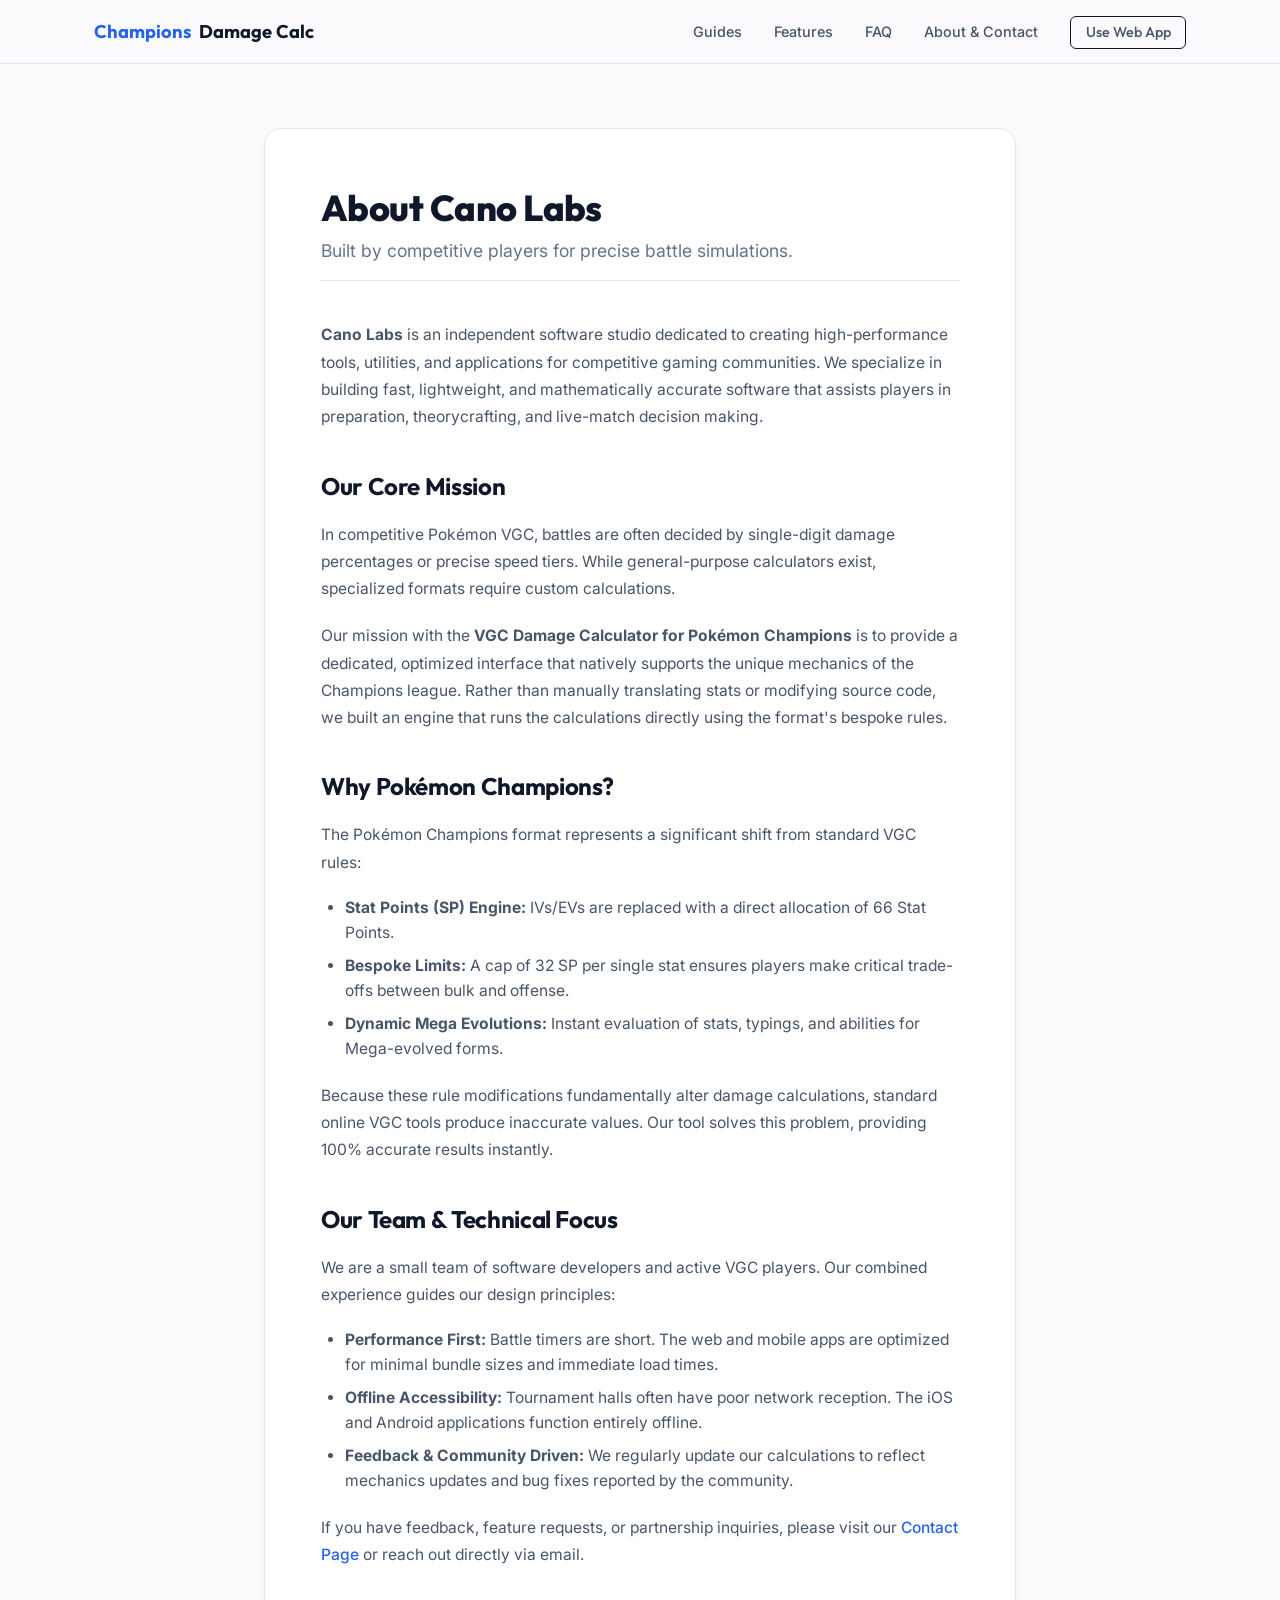
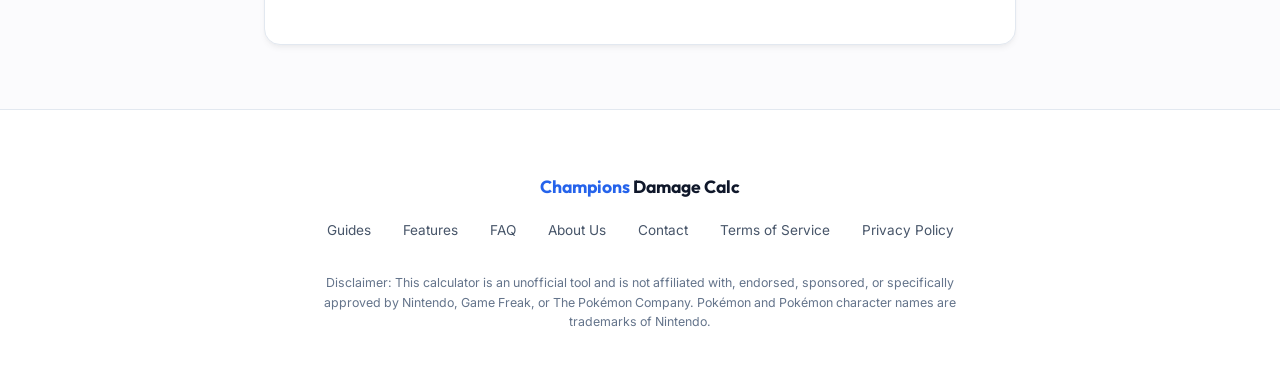
<file: about/index.html>
<!DOCTYPE html>
<html lang="en">
<head>
  <meta charset="UTF-8">
  <meta name="viewport" content="width=device-width, initial-scale=1.0">
  <meta http-equiv="X-UA-Compatible" content="ie=edge">
  
  <!-- Primary SEO Metadata -->
  <title>About Us - VGC Damage Calc</title>
  <meta name="description" content="Learn about Cano Labs and the VGC Damage Calculator for Pokémon Champions. Built by competitive players for precise calculations.">
  <meta name="author" content="thecano">
  <link rel="canonical" href="https://canolabs.dev/about/">

  <!-- Open Graph / Facebook -->
  <meta property="og:type" content="website">
  <meta property="og:url" content="https://canolabs.dev/about/">
  <meta property="og:title" content="About Us - VGC Damage Calc">
  <meta property="og:description" content="Learn about Cano Labs and the VGC Damage Calculator for Pokémon Champions. Built by competitive players for precise calculations.">
  <meta property="og:image" content="https://canolabs.dev/assets/icon/icon.png">

  <!-- Twitter -->
  <meta property="twitter:card" content="summary">
  <meta property="twitter:url" content="https://canolabs.dev/about/">
  <meta property="twitter:title" content="About Us - VGC Damage Calc">
  <meta property="twitter:description" content="Learn about Cano Labs and the VGC Damage Calculator for Pokémon Champions. Built by competitive players for precise calculations.">
  <meta property="twitter:image" content="https://canolabs.dev/assets/icon/icon.png">

  <!-- Stylesheet & Favicon -->
  <link rel="stylesheet" href="../styles.css">
  <link rel="icon" type="image/png" href="../assets/icon/icon.png">

  <style>
    .about-container {
      max-width: 800px;
      margin: 4rem auto;
      padding: 0 1.5rem;
    }
    .about-content {
      background-color: var(--card-bg);
      border: 1px solid var(--card-border);
      border-radius: var(--radius-lg);
      padding: 3.5rem;
      box-shadow: 0 4px 6px -1px rgba(0, 0, 0, 0.05), 0 2px 4px -1px rgba(0, 0, 0, 0.025);
    }
    .about-content h1 {
      font-size: 2.25rem;
      margin-bottom: 0.5rem;
      color: var(--text-main);
    }
    .about-content .subtitle {
      font-size: 1.1rem;
      color: var(--text-light);
      margin-bottom: 2.5rem;
      border-bottom: 1px solid var(--card-border);
      padding-bottom: 1rem;
    }
    .about-content h2 {
      font-size: 1.5rem;
      margin-top: 2.5rem;
      margin-bottom: 1.25rem;
      color: var(--text-main);
      font-family: var(--font-display);
      font-weight: 700;
    }
    .about-content p {
      font-size: 0.975rem;
      color: var(--text-muted);
      line-height: 1.75;
      margin-bottom: 1.25rem;
    }
    .about-content ul {
      margin-bottom: 1.25rem;
      padding-left: 1.5rem;
      color: var(--text-muted);
    }
    .about-content li {
      margin-bottom: 0.5rem;
      line-height: 1.6;
      font-size: 0.975rem;
    }
    .about-content a {
      color: var(--color-primary);
      text-decoration: none;
      font-weight: 500;
      transition: var(--transition-fast);
    }
    .about-content a:hover {
      text-decoration: underline;
    }
    @media (max-width: 600px) {
      .about-container {
        margin: 2rem auto;
      }
      .about-content {
        padding: 1.75rem;
        border-radius: var(--radius-md);
      }
      .about-content h1 {
        font-size: 1.8rem;
      }
      .about-content h2 {
        font-size: 1.3rem;
        margin-top: 2rem;
      }
    }
  </style>
</head>
<body>

  <!-- NAVBAR -->
  <nav class="navbar">
    <div class="container navbar-container">
      <a href="../" class="logo">
        <span class="logo-accent">Champions</span> Damage Calc
      </a>
      <ul class="nav-links">
        <li><a href="../guides/">Guides</a></li>
        <li><a href="../#features">Features</a></li>
        <li><a href="../#faq">FAQ</a></li>
        <li><a href="../#about-contact">About & Contact</a></li>
        <li><a href="https://calc.canolabs.dev/" class="btn-navbar">Use Web App</a></li>
      </ul>
    </div>
  </nav>

  <!-- CONTENT -->
  <main class="about-container">
    <article class="about-content">
      <h1>About Cano Labs</h1>
      <div class="subtitle">Built by competitive players for precise battle simulations.</div>

      <p>
        <strong>Cano Labs</strong> is an independent software studio dedicated to creating high-performance tools, utilities, and applications for competitive gaming communities. We specialize in building fast, lightweight, and mathematically accurate software that assists players in preparation, theorycrafting, and live-match decision making.
      </p>

      <h2>Our Core Mission</h2>
      <p>
        In competitive Pokémon VGC, battles are often decided by single-digit damage percentages or precise speed tiers. While general-purpose calculators exist, specialized formats require custom calculations. 
      </p>
      <p>
        Our mission with the <strong>VGC Damage Calculator for Pokémon Champions</strong> is to provide a dedicated, optimized interface that natively supports the unique mechanics of the Champions league. Rather than manually translating stats or modifying source code, we built an engine that runs the calculations directly using the format's bespoke rules.
      </p>

      <h2>Why Pokémon Champions?</h2>
      <p>
        The Pokémon Champions format represents a significant shift from standard VGC rules:
      </p>
      <ul>
        <li><strong>Stat Points (SP) Engine:</strong> IVs/EVs are replaced with a direct allocation of 66 Stat Points.</li>
        <li><strong>Bespoke Limits:</strong> A cap of 32 SP per single stat ensures players make critical trade-offs between bulk and offense.</li>
        <li><strong>Dynamic Mega Evolutions:</strong> Instant evaluation of stats, typings, and abilities for Mega-evolved forms.</li>
      </ul>
      <p>
        Because these rule modifications fundamentally alter damage calculations, standard online VGC tools produce inaccurate values. Our tool solves this problem, providing 100% accurate results instantly.
      </p>

      <h2>Our Team & Technical Focus</h2>
      <p>
        We are a small team of software developers and active VGC players. Our combined experience guides our design principles:
      </p>
      <ul>
        <li><strong>Performance First:</strong> Battle timers are short. The web and mobile apps are optimized for minimal bundle sizes and immediate load times.</li>
        <li><strong>Offline Accessibility:</strong> Tournament halls often have poor network reception. The iOS and Android applications function entirely offline.</li>
        <li><strong>Feedback & Community Driven:</strong> We regularly update our calculations to reflect mechanics updates and bug fixes reported by the community.</li>
      </ul>

      <p>
        If you have feedback, feature requests, or partnership inquiries, please visit our <a href="../contact/">Contact Page</a> or reach out directly via email.
      </p>
    </article>
  </main>

  <!-- FOOTER -->
  <footer class="footer">
    <div class="container">
      <div class="footer-logo">
        <span>Champions</span> Damage Calc
      </div>
      <ul class="footer-links">
        <li><a href="../guides/">Guides</a></li>
        <li><a href="../#features">Features</a></li>
        <li><a href="../#faq">FAQ</a></li>
        <li><a href="../about/">About Us</a></li>
        <li><a href="../contact/">Contact</a></li>
        <li><a href="../terms/">Terms of Service</a></li>
        <li><a href="../privacy/">Privacy Policy</a></li>
      </ul>
      <p class="footer-disclaimer">
        Disclaimer: This calculator is an unofficial tool and is not affiliated with, endorsed, sponsored, or specifically approved by Nintendo, Game Freak, or The Pokémon Company. Pokémon and Pokémon character names are trademarks of Nintendo.
      </p>
    </div>
  </footer>

</body>
</html>
</file>
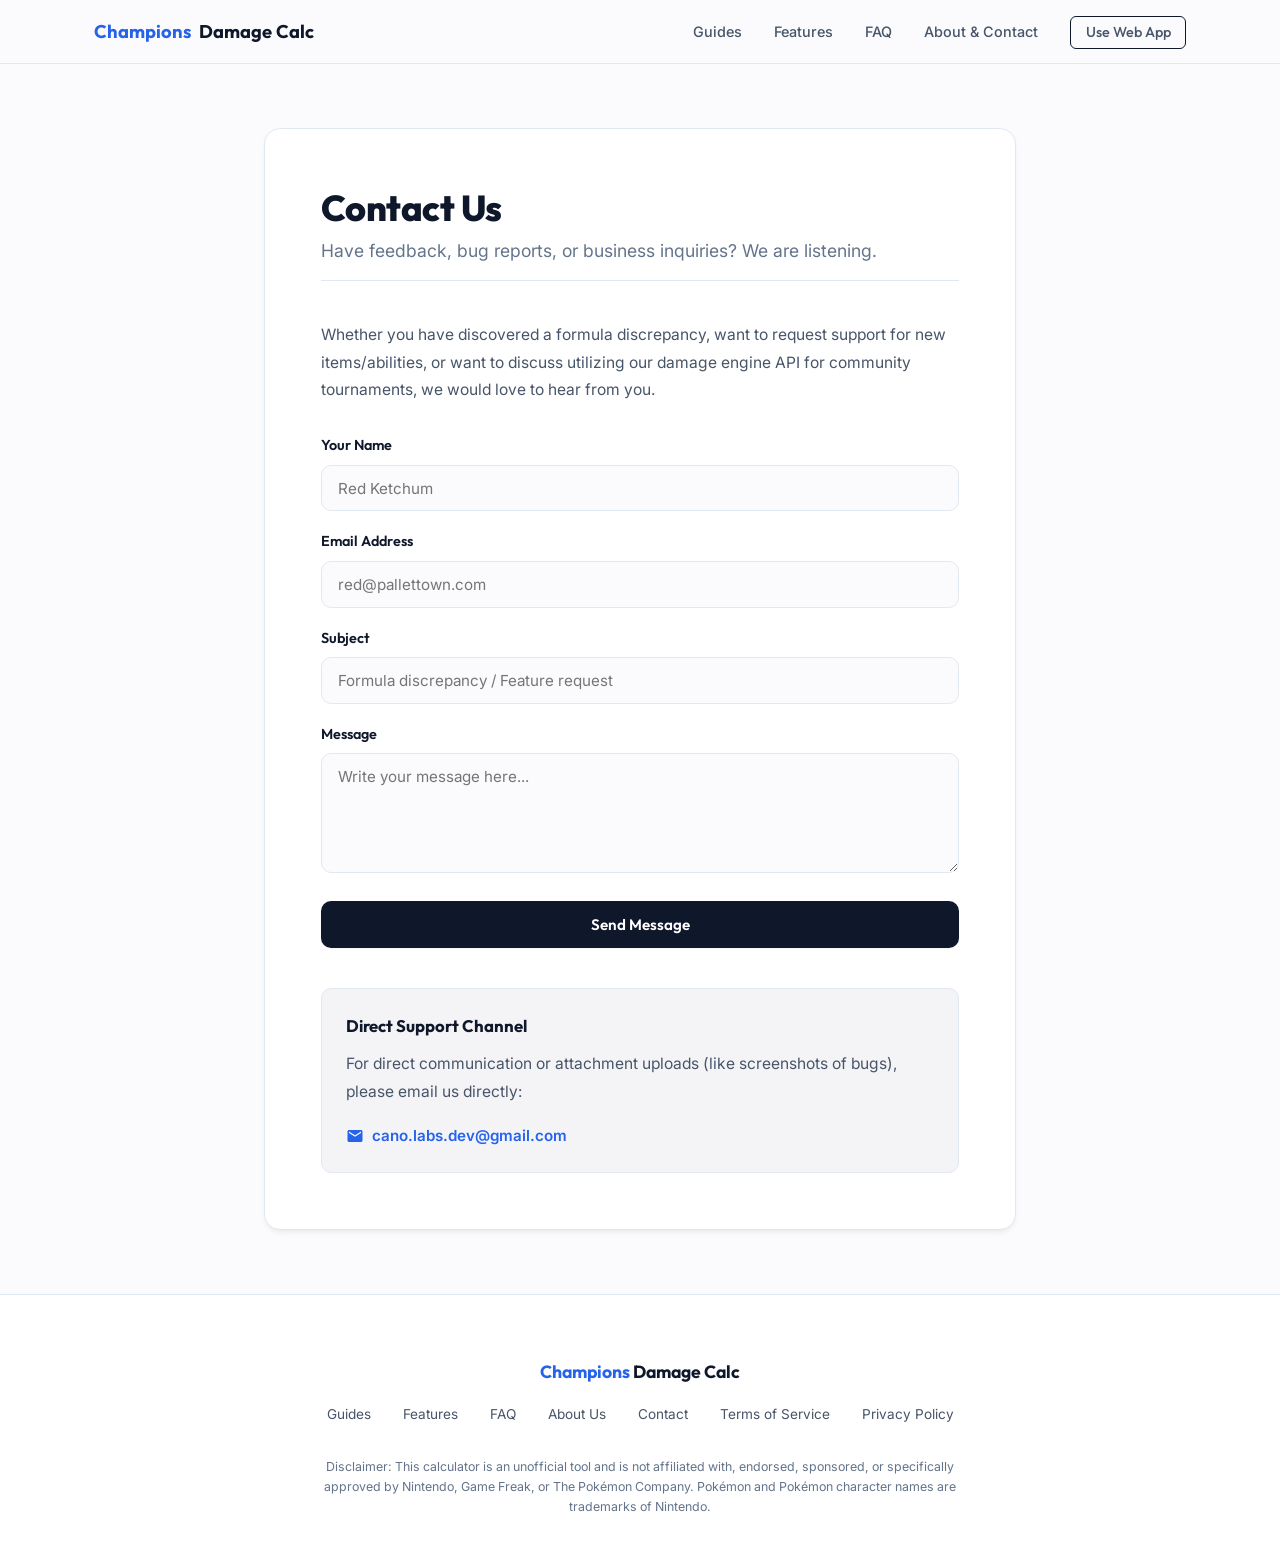
<file: contact/index.html>
<!DOCTYPE html>
<html lang="en">
<head>
  <meta charset="UTF-8">
  <meta name="viewport" content="width=device-width, initial-scale=1.0">
  <meta http-equiv="X-UA-Compatible" content="ie=edge">
  
  <!-- Primary SEO Metadata -->
  <title>Contact Us - VGC Damage Calc</title>
  <meta name="description" content="Get in touch with Cano Labs. Submit bugs, request calculator features, or inquire about VGC tournament integrations.">
  <meta name="author" content="thecano">
  <link rel="canonical" href="https://canolabs.dev/contact/">

  <!-- Open Graph / Facebook -->
  <meta property="og:type" content="website">
  <meta property="og:url" content="https://canolabs.dev/contact/">
  <meta property="og:title" content="Contact Us - VGC Damage Calc">
  <meta property="og:description" content="Get in touch with Cano Labs. Submit bugs, request calculator features, or inquire about VGC tournament integrations.">
  <meta property="og:image" content="https://canolabs.dev/assets/icon/icon.png">

  <!-- Twitter -->
  <meta property="twitter:card" content="summary">
  <meta property="twitter:url" content="https://canolabs.dev/contact/">
  <meta property="twitter:title" content="Contact Us - VGC Damage Calc">
  <meta property="twitter:description" content="Get in touch with Cano Labs. Submit bugs, request calculator features, or inquire about VGC tournament integrations.">
  <meta property="twitter:image" content="https://canolabs.dev/assets/icon/icon.png">

  <!-- Stylesheet & Favicon -->
  <link rel="stylesheet" href="../styles.css">
  <link rel="icon" type="image/png" href="../assets/icon/icon.png">

  <style>
    .contact-container {
      max-width: 800px;
      margin: 4rem auto;
      padding: 0 1.5rem;
    }
    .contact-content {
      background-color: var(--card-bg);
      border: 1px solid var(--card-border);
      border-radius: var(--radius-lg);
      padding: 3.5rem;
      box-shadow: 0 4px 6px -1px rgba(0, 0, 0, 0.05), 0 2px 4px -1px rgba(0, 0, 0, 0.025);
    }
    .contact-content h1 {
      font-size: 2.25rem;
      margin-bottom: 0.5rem;
      color: var(--text-main);
    }
    .contact-content .subtitle {
      font-size: 1.1rem;
      color: var(--text-light);
      margin-bottom: 2.5rem;
      border-bottom: 1px solid var(--card-border);
      padding-bottom: 1rem;
    }
    .contact-content p {
      font-size: 0.975rem;
      color: var(--text-muted);
      line-height: 1.75;
      margin-bottom: 1.5rem;
    }
    
    /* Contact Form Styles */
    .contact-form {
      display: flex;
      flex-direction: column;
      gap: 1.25rem;
      margin-top: 2rem;
    }
    .form-group {
      display: flex;
      flex-direction: column;
      gap: 0.5rem;
    }
    .form-group label {
      font-size: 0.9rem;
      font-weight: 600;
      color: var(--text-main);
      font-family: var(--font-display);
    }
    .form-group input, .form-group textarea {
      padding: 0.8rem 1rem;
      border-radius: var(--radius-md);
      border: 1px solid var(--card-border);
      font-family: var(--font-body);
      font-size: 0.95rem;
      background-color: var(--bg-primary);
      color: var(--text-main);
      transition: var(--transition-fast);
      width: 100%;
      box-sizing: border-box;
    }
    .form-group input:focus, .form-group textarea:focus {
      outline: none;
      border-color: var(--color-primary);
      background-color: var(--card-bg);
      box-shadow: 0 0 0 3px var(--color-primary-glow);
    }
    .form-group textarea {
      resize: vertical;
      min-height: 120px;
    }
    
    .contact-info-block {
      background-color: var(--bg-secondary);
      border-radius: var(--radius-md);
      padding: 1.5rem;
      border: 1px solid var(--card-border);
      margin-top: 2.5rem;
      display: flex;
      flex-direction: column;
      gap: 0.75rem;
    }
    .contact-info-title {
      font-weight: 700;
      font-family: var(--font-display);
      font-size: 1.05rem;
      color: var(--text-main);
    }
    .contact-info-link {
      display: inline-flex;
      align-items: center;
      gap: 0.5rem;
      color: var(--color-primary) !important;
      text-decoration: none;
      font-weight: 600;
      font-size: 0.95rem;
    }
    .contact-info-link:hover {
      text-decoration: underline;
    }
    
    @media (max-width: 600px) {
      .contact-container {
        margin: 2rem auto;
      }
      .contact-content {
        padding: 1.75rem;
        border-radius: var(--radius-md);
      }
      .contact-content h1 {
        font-size: 1.8rem;
      }
    }
  </style>
</head>
<body>

  <!-- NAVBAR -->
  <nav class="navbar">
    <div class="container navbar-container">
      <a href="../" class="logo">
        <span class="logo-accent">Champions</span> Damage Calc
      </a>
      <ul class="nav-links">
        <li><a href="../guides/">Guides</a></li>
        <li><a href="../#features">Features</a></li>
        <li><a href="../#faq">FAQ</a></li>
        <li><a href="../#about-contact">About & Contact</a></li>
        <li><a href="https://calc.canolabs.dev/" class="btn-navbar">Use Web App</a></li>
      </ul>
    </div>
  </nav>

  <!-- CONTENT -->
  <main class="contact-container">
    <article class="contact-content">
      <h1>Contact Us</h1>
      <div class="subtitle">Have feedback, bug reports, or business inquiries? We are listening.</div>

      <p>
        Whether you have discovered a formula discrepancy, want to request support for new items/abilities, or want to discuss utilizing our damage engine API for community tournaments, we would love to hear from you.
      </p>

      <form class="contact-form" action="#" method="POST" onsubmit="event.preventDefault(); alert('Thank you for your message! Since this is a static site, please use the direct email below to contact us.');">
        <div class="form-group">
          <label for="name">Your Name</label>
          <input type="text" id="name" name="name" required placeholder="Red Ketchum">
        </div>
        
        <div class="form-group">
          <label for="email">Email Address</label>
          <input type="email" id="email" name="email" required placeholder="red@pallettown.com">
        </div>

        <div class="form-group">
          <label for="subject">Subject</label>
          <input type="text" id="subject" name="subject" required placeholder="Formula discrepancy / Feature request">
        </div>

        <div class="form-group">
          <label for="message">Message</label>
          <textarea id="message" name="message" required placeholder="Write your message here..."></textarea>
        </div>

        <button type="submit" class="btn btn-primary" style="margin-top: 0.5rem; justify-content: center; width: 100%;">
          Send Message
        </button>
      </form>

      <div class="contact-info-block">
        <div class="contact-info-title">Direct Support Channel</div>
        <p style="margin-bottom: 0.5rem;">For direct communication or attachment uploads (like screenshots of bugs), please email us directly:</p>
        <a href="mailto:cano.labs.dev@gmail.com" class="contact-info-link">
          <svg viewBox="0 0 24 24" width="18" height="18" fill="currentColor" style="vertical-align: middle; display: inline-block;">
            <path d="M20 4H4c-1.1 0-1.99.9-1.99 2L2 18c0 1.1.9 2 2 2h16c1.1 0 2-.9 2-2V6c0-1.1-.9-2-2-2zm0 4l-8 5-8-5V6l8 5 8-5v2z"/>
          </svg>
          cano.labs.dev@gmail.com
        </a>
      </div>
    </article>
  </main>

  <!-- FOOTER -->
  <footer class="footer">
    <div class="container">
      <div class="footer-logo">
        <span>Champions</span> Damage Calc
      </div>
      <ul class="footer-links">
        <li><a href="../guides/">Guides</a></li>
        <li><a href="../#features">Features</a></li>
        <li><a href="../#faq">FAQ</a></li>
        <li><a href="../about/">About Us</a></li>
        <li><a href="../contact/">Contact</a></li>
        <li><a href="../terms/">Terms of Service</a></li>
        <li><a href="../privacy/">Privacy Policy</a></li>
      </ul>
      <p class="footer-disclaimer">
        Disclaimer: This calculator is an unofficial tool and is not affiliated with, endorsed, sponsored, or specifically approved by Nintendo, Game Freak, or The Pokémon Company. Pokémon and Pokémon character names are trademarks of Nintendo.
      </p>
    </div>
  </footer>

</body>
</html>
</file>
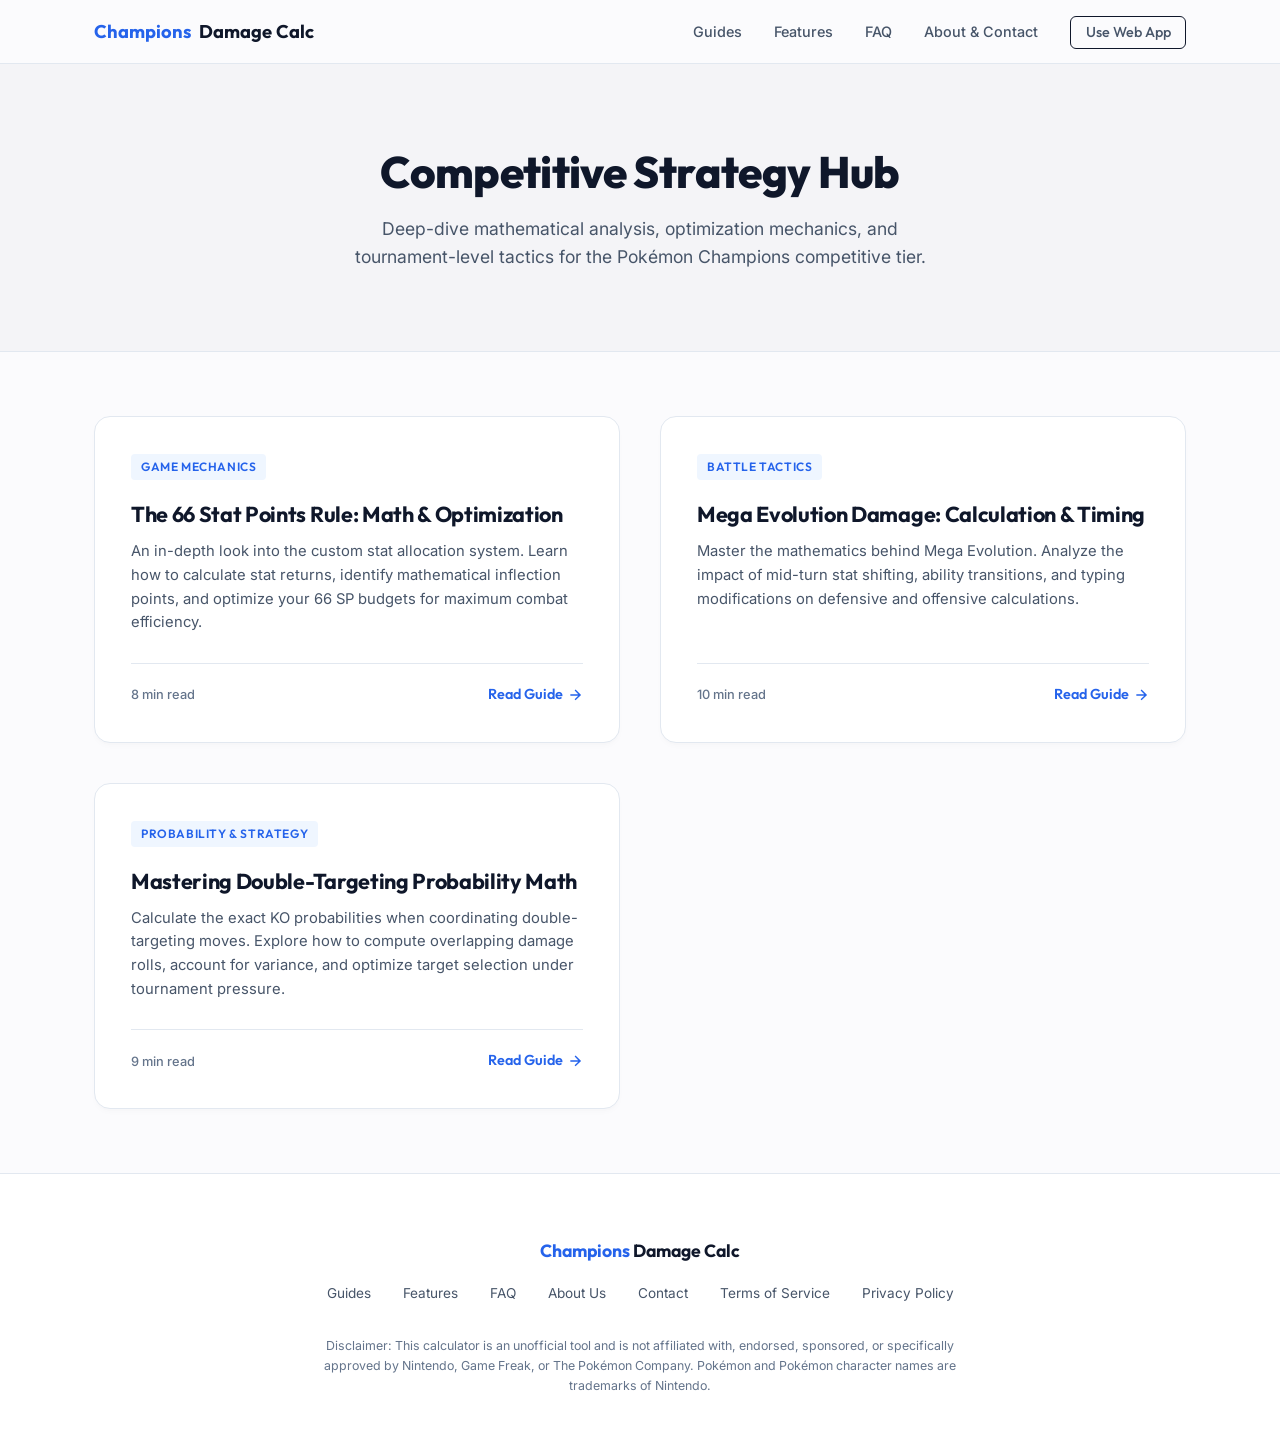
<file: guides/index.html>
<!DOCTYPE html>
<html lang="en">
<head>
  <meta charset="UTF-8">
  <meta name="viewport" content="width=device-width, initial-scale=1.0">
  <meta http-equiv="X-UA-Compatible" content="ie=edge">
  
  <!-- Primary SEO Metadata -->
  <title>Competitive VGC Guides - Pokémon Champions</title>
  <meta name="description" content="Access expert competitive guides for the Pokémon Champions format. Optimize stat allocations, calculate Mega Evolution benchmarks, and master double-targeting math.">
  <meta name="keywords" content="VGC guides, Pokémon Champions VGC, stat points optimization, Mega Evolution damage calculations, double-targeting probability, competitive Pokémon strategy">
  <meta name="author" content="thecano">
  <link rel="canonical" href="https://canolabs.dev/guides/">

  <!-- Open Graph / Facebook -->
  <meta property="og:type" content="website">
  <meta property="og:url" content="https://canolabs.dev/guides/">
  <meta property="og:title" content="Competitive VGC Guides - Pokémon Champions">
  <meta property="og:description" content="Access expert competitive guides for the Pokémon Champions format. Optimize stat allocations, calculate Mega Evolution benchmarks, and master double-targeting math.">
  <meta property="og:image" content="https://canolabs.dev/assets/icon/icon.png">

  <!-- Twitter -->
  <meta property="twitter:card" content="summary_large_image">
  <meta property="twitter:url" content="https://canolabs.dev/guides/">
  <meta property="twitter:title" content="Competitive VGC Guides - Pokémon Champions">
  <meta property="twitter:description" content="Access expert competitive guides for the Pokémon Champions format. Optimize stat allocations, calculate Mega Evolution benchmarks, and master double-targeting math.">
  <meta property="twitter:image" content="https://canolabs.dev/assets/icon/icon.png">

  <!-- Stylesheet & Favicon -->
  <link rel="stylesheet" href="../styles.css">
  <link rel="icon" type="image/png" href="../assets/icon/icon.png">

  <style>
    .guides-hero {
      background-color: var(--bg-secondary);
      border-bottom: 1px solid var(--card-border);
      padding: 5rem 0;
      text-align: center;
    }
    .guides-hero h1 {
      font-size: 2.75rem;
      color: var(--text-main);
      margin-bottom: 1rem;
    }
    .guides-hero p {
      font-size: 1.1rem;
      color: var(--text-muted);
      max-width: 600px;
      margin: 0 auto;
      line-height: 1.6;
    }
    
    .guides-grid {
      display: grid;
      grid-template-columns: repeat(auto-fill, minmax(340px, 1fr));
      gap: 2.5rem;
      margin: 4rem auto;
    }
    
    .guide-card {
      background-color: var(--card-bg);
      border: 1px solid var(--card-border);
      border-radius: var(--radius-lg);
      padding: 2.25rem;
      box-shadow: 0 4px 6px -1px rgba(0, 0, 0, 0.02), 0 2px 4px -1px rgba(0, 0, 0, 0.01);
      display: flex;
      flex-direction: column;
      justify-content: space-between;
      transition: var(--transition-smooth);
    }
    .guide-card:hover {
      transform: translateY(-4px);
      box-shadow: 0 12px 20px -8px rgba(0, 0, 0, 0.08);
      border-color: #cbd5e1;
    }
    
    .guide-tag {
      display: inline-block;
      align-self: flex-start;
      background-color: var(--color-primary-light);
      color: var(--color-primary);
      font-size: 0.75rem;
      font-weight: 600;
      text-transform: uppercase;
      letter-spacing: 0.05em;
      padding: 4px 10px;
      border-radius: 4px;
      margin-bottom: 1.25rem;
      font-family: var(--font-display);
    }
    
    .guide-card h2 {
      font-size: 1.35rem;
      margin-bottom: 0.75rem;
      color: var(--text-main);
      line-height: 1.3;
    }
    
    .guide-excerpt {
      font-size: 0.925rem;
      color: var(--text-muted);
      line-height: 1.6;
      margin-bottom: 1.75rem;
    }
    
    .guide-meta {
      display: flex;
      justify-content: space-between;
      align-items: center;
      border-top: 1px solid var(--card-border);
      padding-top: 1.25rem;
      margin-top: auto;
    }
    
    .guide-read-time {
      font-size: 0.8rem;
      color: var(--text-light);
      font-weight: 500;
    }
    
    .guide-link {
      color: var(--color-primary);
      text-decoration: none;
      font-size: 0.9rem;
      font-weight: 600;
      font-family: var(--font-display);
      display: inline-flex;
      align-items: center;
      gap: 0.25rem;
      transition: var(--transition-fast);
    }
    .guide-link:hover {
      color: #1d4ed8;
    }
    
    @media (max-width: 600px) {
      .guides-hero {
        padding: 3.5rem 0;
      }
      .guides-hero h1 {
        font-size: 2rem;
      }
      .guides-grid {
        grid-template-columns: 1fr;
        margin: 2.5rem auto;
        gap: 1.5rem;
      }
      .guide-card {
        padding: 1.75rem;
      }
    }
  </style>
</head>
<body>

  <!-- NAVBAR -->
  <nav class="navbar">
    <div class="container navbar-container">
      <a href="../" class="logo">
        <span class="logo-accent">Champions</span> Damage Calc
      </a>
      <ul class="nav-links">
        <li><a href="../guides/">Guides</a></li>
        <li><a href="../#features">Features</a></li>
        <li><a href="../#faq">FAQ</a></li>
        <li><a href="../#about-contact">About & Contact</a></li>
        <li><a href="https://calc.canolabs.dev/" class="btn-navbar">Use Web App</a></li>
      </ul>
    </div>
  </nav>

  <!-- HERO -->
  <header class="guides-hero">
    <div class="container">
      <h1>Competitive Strategy Hub</h1>
      <p>Deep-dive mathematical analysis, optimization mechanics, and tournament-level tactics for the Pokémon Champions competitive tier.</p>
    </div>
  </header>

  <!-- GRID -->
  <main class="container">
    <div class="guides-grid">
      
      <!-- Card 1: Stat Points -->
      <article class="guide-card">
        <div>
          <span class="guide-tag">Game Mechanics</span>
          <h2>The 66 Stat Points Rule: Math & Optimization</h2>
          <p class="guide-excerpt">
            An in-depth look into the custom stat allocation system. Learn how to calculate stat returns, identify mathematical inflection points, and optimize your 66 SP budgets for maximum combat efficiency.
          </p>
        </div>
        <div class="guide-meta">
          <span class="guide-read-time">8 min read</span>
          <a href="stat-points-guide/" class="guide-link">
            Read Guide 
            <svg viewBox="0 0 24 24" width="16" height="16" fill="currentColor" style="vertical-align: middle; display: inline-block;">
              <path d="M5 13h11.86l-5.43 5.43 1.42 1.42L21.14 12l-8.29-8.29-1.42 1.42L16.86 11H5v2z"/>
            </svg>
          </a>
        </div>
      </article>

      <!-- Card 2: Mega Evolution -->
      <article class="guide-card">
        <div>
          <span class="guide-tag">Battle Tactics</span>
          <h2>Mega Evolution Damage: Calculation & Timing</h2>
          <p class="guide-excerpt">
            Master the mathematics behind Mega Evolution. Analyze the impact of mid-turn stat shifting, ability transitions, and typing modifications on defensive and offensive calculations.
          </p>
        </div>
        <div class="guide-meta">
          <span class="guide-read-time">10 min read</span>
          <a href="mega-evolution-guide/" class="guide-link">
            Read Guide
            <svg viewBox="0 0 24 24" width="16" height="16" fill="currentColor" style="vertical-align: middle; display: inline-block;">
              <path d="M5 13h11.86l-5.43 5.43 1.42 1.42L21.14 12l-8.29-8.29-1.42 1.42L16.86 11H5v2z"/>
            </svg>
          </a>
        </div>
      </article>

      <!-- Card 3: Double-Targeting -->
      <article class="guide-card">
        <div>
          <span class="guide-tag">Probability & Strategy</span>
          <h2>Mastering Double-Targeting Probability Math</h2>
          <p class="guide-excerpt">
            Calculate the exact KO probabilities when coordinating double-targeting moves. Explore how to compute overlapping damage rolls, account for variance, and optimize target selection under tournament pressure.
          </p>
        </div>
        <div class="guide-meta">
          <span class="guide-read-time">9 min read</span>
          <a href="double-targeting-guide/" class="guide-link">
            Read Guide
            <svg viewBox="0 0 24 24" width="16" height="16" fill="currentColor" style="vertical-align: middle; display: inline-block;">
              <path d="M5 13h11.86l-5.43 5.43 1.42 1.42L21.14 12l-8.29-8.29-1.42 1.42L16.86 11H5v2z"/>
            </svg>
          </a>
        </div>
      </article>

    </div>
  </main>

  <!-- FOOTER -->
  <footer class="footer">
    <div class="container">
      <div class="footer-logo">
        <span>Champions</span> Damage Calc
      </div>
      <ul class="footer-links">
        <li><a href="../guides/">Guides</a></li>
        <li><a href="../#features">Features</a></li>
        <li><a href="../#faq">FAQ</a></li>
        <li><a href="../about/">About Us</a></li>
        <li><a href="../contact/">Contact</a></li>
        <li><a href="../terms/">Terms of Service</a></li>
        <li><a href="../privacy/">Privacy Policy</a></li>
      </ul>
      <p class="footer-disclaimer">
        Disclaimer: This calculator is an unofficial tool and is not affiliated with, endorsed, sponsored, or specifically approved by Nintendo, Game Freak, or The Pokémon Company. Pokémon and Pokémon character names are trademarks of Nintendo.
      </p>
    </div>
  </footer>

</body>
</html>
</file>
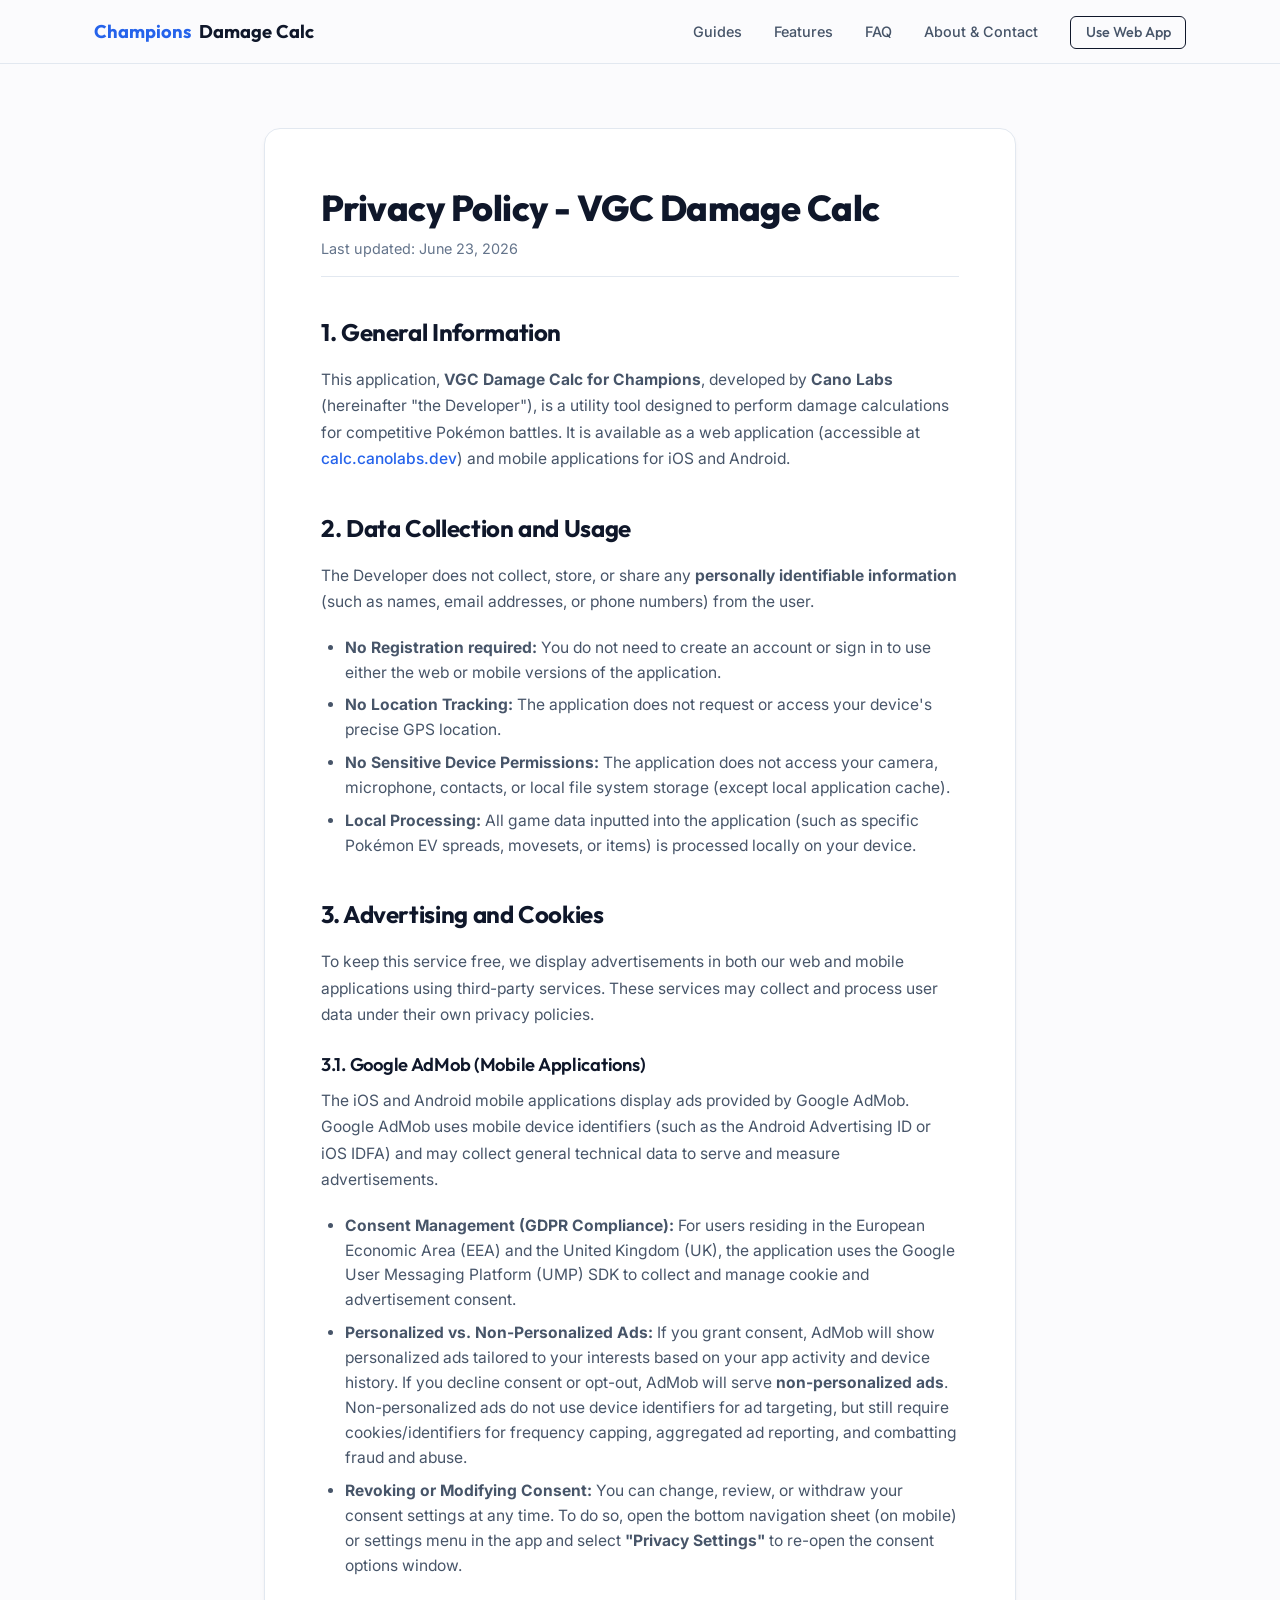
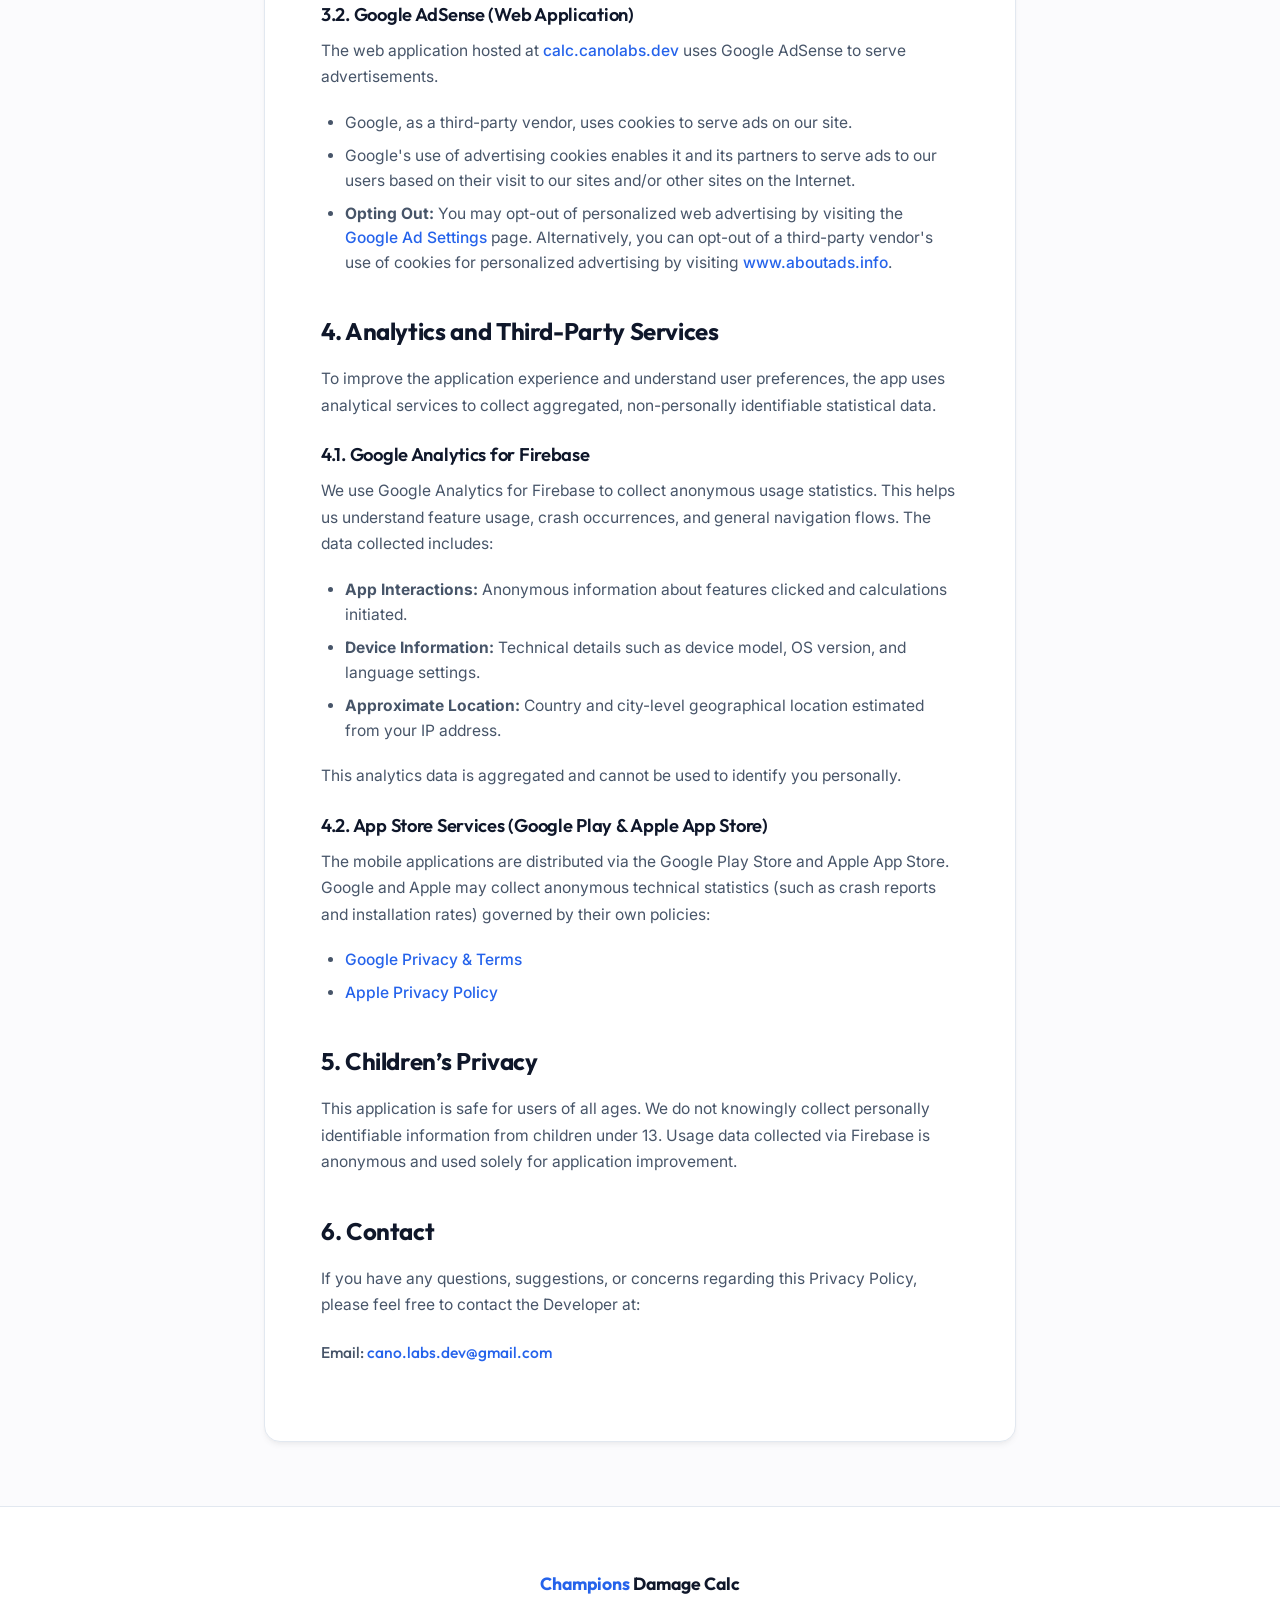
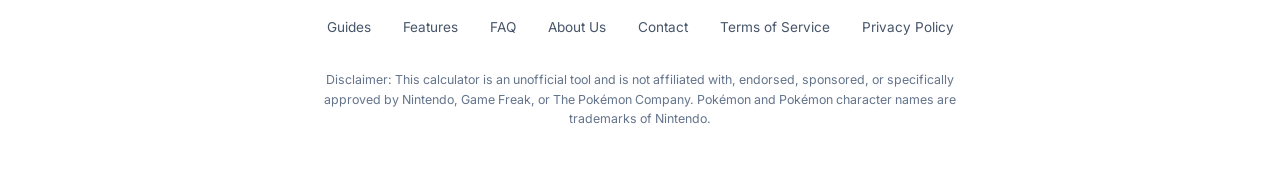
<file: privacy/index.html>
<!DOCTYPE html>
<html lang="en">
<head>
  <meta charset="UTF-8">
  <meta name="viewport" content="width=device-width, initial-scale=1.0">
  <meta http-equiv="X-UA-Compatible" content="ie=edge">
  
  <!-- Primary SEO Metadata -->
  <title>Privacy Policy - VGC Damage Calc</title>
  <meta name="description" content="Privacy Policy for VGC Damage Calc. Read details on data processing, Google AdMob, Google AdSense, cookies, and UMP consent settings.">
  <meta name="author" content="thecano">
  <link rel="canonical" href="https://canolabs.dev/privacy/">

  <!-- Open Graph / Facebook -->
  <meta property="og:type" content="website">
  <meta property="og:url" content="https://canolabs.dev/privacy/">
  <meta property="og:title" content="Privacy Policy - VGC Damage Calc">
  <meta property="og:description" content="Privacy Policy for VGC Damage Calc. Read details on data processing, Google AdMob, Google AdSense, cookies, and UMP consent settings.">
  <meta property="og:image" content="https://canolabs.dev/assets/icon/icon.png">

  <!-- Twitter -->
  <meta property="twitter:card" content="summary">
  <meta property="twitter:url" content="https://canolabs.dev/privacy/">
  <meta property="twitter:title" content="Privacy Policy - VGC Damage Calc">
  <meta property="twitter:description" content="Privacy Policy for VGC Damage Calc. Read details on data processing, Google AdMob, Google AdSense, cookies, and UMP consent settings.">
  <meta property="twitter:image" content="https://canolabs.dev/assets/icon/icon.png">

  <!-- Stylesheet & Favicon -->
  <link rel="stylesheet" href="../styles.css">
  <link rel="icon" type="image/png" href="../assets/icon/icon.png">

  <style>
    .privacy-container {
      max-width: 800px;
      margin: 4rem auto;
      padding: 0 1.5rem;
    }
    .privacy-content {
      background-color: var(--card-bg);
      border: 1px solid var(--card-border);
      border-radius: var(--radius-lg);
      padding: 3.5rem;
      box-shadow: 0 4px 6px -1px rgba(0, 0, 0, 0.05), 0 2px 4px -1px rgba(0, 0, 0, 0.025);
    }
    .privacy-content h1 {
      font-size: 2.25rem;
      margin-bottom: 0.5rem;
      color: var(--text-main);
    }
    .privacy-content .last-updated {
      font-size: 0.9rem;
      color: var(--text-light);
      margin-bottom: 2.5rem;
      border-bottom: 1px solid var(--card-border);
      padding-bottom: 1rem;
    }
    .privacy-content h2 {
      font-size: 1.5rem;
      margin-top: 2.5rem;
      margin-bottom: 1.25rem;
      color: var(--text-main);
      font-family: var(--font-display);
      font-weight: 700;
    }
    .privacy-content h3 {
      font-size: 1.15rem;
      margin-top: 1.5rem;
      margin-bottom: 0.75rem;
      color: var(--text-main);
      font-family: var(--font-display);
      font-weight: 600;
    }
    .privacy-content p {
      font-size: 0.975rem;
      color: var(--text-muted);
      line-height: 1.7;
      margin-bottom: 1.25rem;
    }
    .privacy-content ul {
      margin-bottom: 1.25rem;
      padding-left: 1.5rem;
      color: var(--text-muted);
    }
    .privacy-content li {
      margin-bottom: 0.5rem;
      line-height: 1.6;
      font-size: 0.975rem;
    }
    .privacy-content a {
      color: var(--color-primary);
      text-decoration: none;
      font-weight: 500;
      transition: var(--transition-fast);
    }
    .privacy-content a:hover {
      text-decoration: underline;
      color: #1d4ed8;
    }
    .privacy-content blockquote {
      border-left: 4px solid var(--color-primary);
      background-color: var(--bg-secondary);
      padding: 1rem 1.25rem;
      margin: 1.5rem 0;
      border-radius: 0 var(--radius-md) var(--radius-md) 0;
    }
    .privacy-content blockquote p {
      margin-bottom: 0;
      font-style: italic;
      font-size: 0.95rem;
    }
    @media (max-width: 600px) {
      .privacy-container {
        margin: 2rem auto;
      }
      .privacy-content {
        padding: 1.75rem;
        border-radius: var(--radius-md);
      }
      .privacy-content h1 {
        font-size: 1.8rem;
      }
      .privacy-content h2 {
        font-size: 1.3rem;
        margin-top: 2rem;
      }
    }
  </style>
</head>
<body>

  <!-- NAVBAR -->
  <nav class="navbar">
    <div class="container navbar-container">
      <a href="../" class="logo">
        <span class="logo-accent">Champions</span> Damage Calc
      </a>
      <ul class="nav-links">
        <li><a href="../guides/">Guides</a></li>
        <li><a href="../#features">Features</a></li>
        <li><a href="../#faq">FAQ</a></li>
        <li><a href="../#about-contact">About & Contact</a></li>
        <li><a href="https://calc.canolabs.dev/" class="btn-navbar">Use Web App</a></li>
      </ul>
    </div>
  </nav>

  <!-- CONTENT -->
  <main class="privacy-container">
    <article class="privacy-content">
      <h1>Privacy Policy - VGC Damage Calc</h1>
      <div class="last-updated">Last updated: June 23, 2026</div>

      <h2>1. General Information</h2>
      <p>
        This application, <strong>VGC Damage Calc for Champions</strong>, developed by <strong>Cano Labs</strong> (hereinafter "the Developer"), is a utility tool designed to perform damage calculations for competitive Pokémon battles. It is available as a web application (accessible at <a href="https://calc.canolabs.dev/" target="_blank" rel="noopener">calc.canolabs.dev</a>) and mobile applications for iOS and Android.
      </p>

      <h2>2. Data Collection and Usage</h2>
      <p>
        The Developer does not collect, store, or share any <strong>personally identifiable information</strong> (such as names, email addresses, or phone numbers) from the user. 
      </p>
      <ul>
        <li><strong>No Registration required:</strong> You do not need to create an account or sign in to use either the web or mobile versions of the application.</li>
        <li><strong>No Location Tracking:</strong> The application does not request or access your device's precise GPS location.</li>
        <li><strong>No Sensitive Device Permissions:</strong> The application does not access your camera, microphone, contacts, or local file system storage (except local application cache).</li>
        <li><strong>Local Processing:</strong> All game data inputted into the application (such as specific Pokémon EV spreads, movesets, or items) is processed locally on your device.</li>
      </ul>

      <h2>3. Advertising and Cookies</h2>
      <p>
        To keep this service free, we display advertisements in both our web and mobile applications using third-party services. These services may collect and process user data under their own privacy policies.
      </p>

      <h3>3.1. Google AdMob (Mobile Applications)</h3>
      <p>
        The iOS and Android mobile applications display ads provided by Google AdMob. Google AdMob uses mobile device identifiers (such as the Android Advertising ID or iOS IDFA) and may collect general technical data to serve and measure advertisements.
      </p>
      <ul>
        <li><strong>Consent Management (GDPR Compliance):</strong> For users residing in the European Economic Area (EEA) and the United Kingdom (UK), the application uses the Google User Messaging Platform (UMP) SDK to collect and manage cookie and advertisement consent.</li>
        <li><strong>Personalized vs. Non-Personalized Ads:</strong> If you grant consent, AdMob will show personalized ads tailored to your interests based on your app activity and device history. If you decline consent or opt-out, AdMob will serve <strong>non-personalized ads</strong>. Non-personalized ads do not use device identifiers for ad targeting, but still require cookies/identifiers for frequency capping, aggregated ad reporting, and combatting fraud and abuse.</li>
        <li><strong>Revoking or Modifying Consent:</strong> You can change, review, or withdraw your consent settings at any time. To do so, open the bottom navigation sheet (on mobile) or settings menu in the app and select <strong>"Privacy Settings"</strong> to re-open the consent options window.</li>
      </ul>

      <h3>3.2. Google AdSense (Web Application)</h3>
      <p>
        The web application hosted at <a href="https://calc.canolabs.dev/">calc.canolabs.dev</a> uses Google AdSense to serve advertisements.
      </p>
      <ul>
        <li>Google, as a third-party vendor, uses cookies to serve ads on our site.</li>
        <li>Google's use of advertising cookies enables it and its partners to serve ads to our users based on their visit to our sites and/or other sites on the Internet.</li>
        <li><strong>Opting Out:</strong> You may opt-out of personalized web advertising by visiting the <a href="https://www.google.com/settings/ads" target="_blank" rel="noopener">Google Ad Settings</a> page. Alternatively, you can opt-out of a third-party vendor's use of cookies for personalized advertising by visiting <a href="https://www.aboutads.info/choices/" target="_blank" rel="noopener">www.aboutads.info</a>.</li>
      </ul>

      <h2>4. Analytics and Third-Party Services</h2>
      <p>
        To improve the application experience and understand user preferences, the app uses analytical services to collect aggregated, non-personally identifiable statistical data.
      </p>

      <h3>4.1. Google Analytics for Firebase</h3>
      <p>
        We use Google Analytics for Firebase to collect anonymous usage statistics. This helps us understand feature usage, crash occurrences, and general navigation flows. The data collected includes:
      </p>
      <ul>
        <li><strong>App Interactions:</strong> Anonymous information about features clicked and calculations initiated.</li>
        <li><strong>Device Information:</strong> Technical details such as device model, OS version, and language settings.</li>
        <li><strong>Approximate Location:</strong> Country and city-level geographical location estimated from your IP address.</li>
      </ul>
      <p>
        This analytics data is aggregated and cannot be used to identify you personally.
      </p>

      <h3>4.2. App Store Services (Google Play & Apple App Store)</h3>
      <p>
        The mobile applications are distributed via the Google Play Store and Apple App Store. Google and Apple may collect anonymous technical statistics (such as crash reports and installation rates) governed by their own policies:
      </p>
      <ul>
        <li><a href="https://policies.google.com/privacy" target="_blank" rel="noopener">Google Privacy & Terms</a></li>
        <li><a href="https://www.apple.com/legal/privacy/" target="_blank" rel="noopener">Apple Privacy Policy</a></li>
      </ul>

      <h2>5. Children’s Privacy</h2>
      <p>
        This application is safe for users of all ages. We do not knowingly collect personally identifiable information from children under 13. Usage data collected via Firebase is anonymous and used solely for application improvement.
      </p>

      <h2>6. Contact</h2>
      <p>
        If you have any questions, suggestions, or concerns regarding this Privacy Policy, please feel free to contact the Developer at:
      </p>
      <p style="font-weight: 500; font-family: var(--font-display);">
        Email: <a href="mailto:cano.labs.dev@gmail.com">cano.labs.dev@gmail.com</a>
      </p>
    </article>
  </main>

  <!-- FOOTER -->
  <footer class="footer">
    <div class="container">
      <div class="footer-logo">
        <span>Champions</span> Damage Calc
      </div>
      <ul class="footer-links">
        <li><a href="../guides/">Guides</a></li>
        <li><a href="../#features">Features</a></li>
        <li><a href="../#faq">FAQ</a></li>
        <li><a href="../about/">About Us</a></li>
        <li><a href="../contact/">Contact</a></li>
        <li><a href="../terms/">Terms of Service</a></li>
        <li><a href="../privacy/">Privacy Policy</a></li>
      </ul>
      <p class="footer-disclaimer">
        Disclaimer: This calculator is an unofficial tool and is not affiliated with, endorsed, sponsored, or specifically approved by Nintendo, Game Freak, or The Pokémon Company. Pokémon and Pokémon character names are trademarks of Nintendo.
      </p>
    </div>
  </footer>

</body>
</html>
</file>
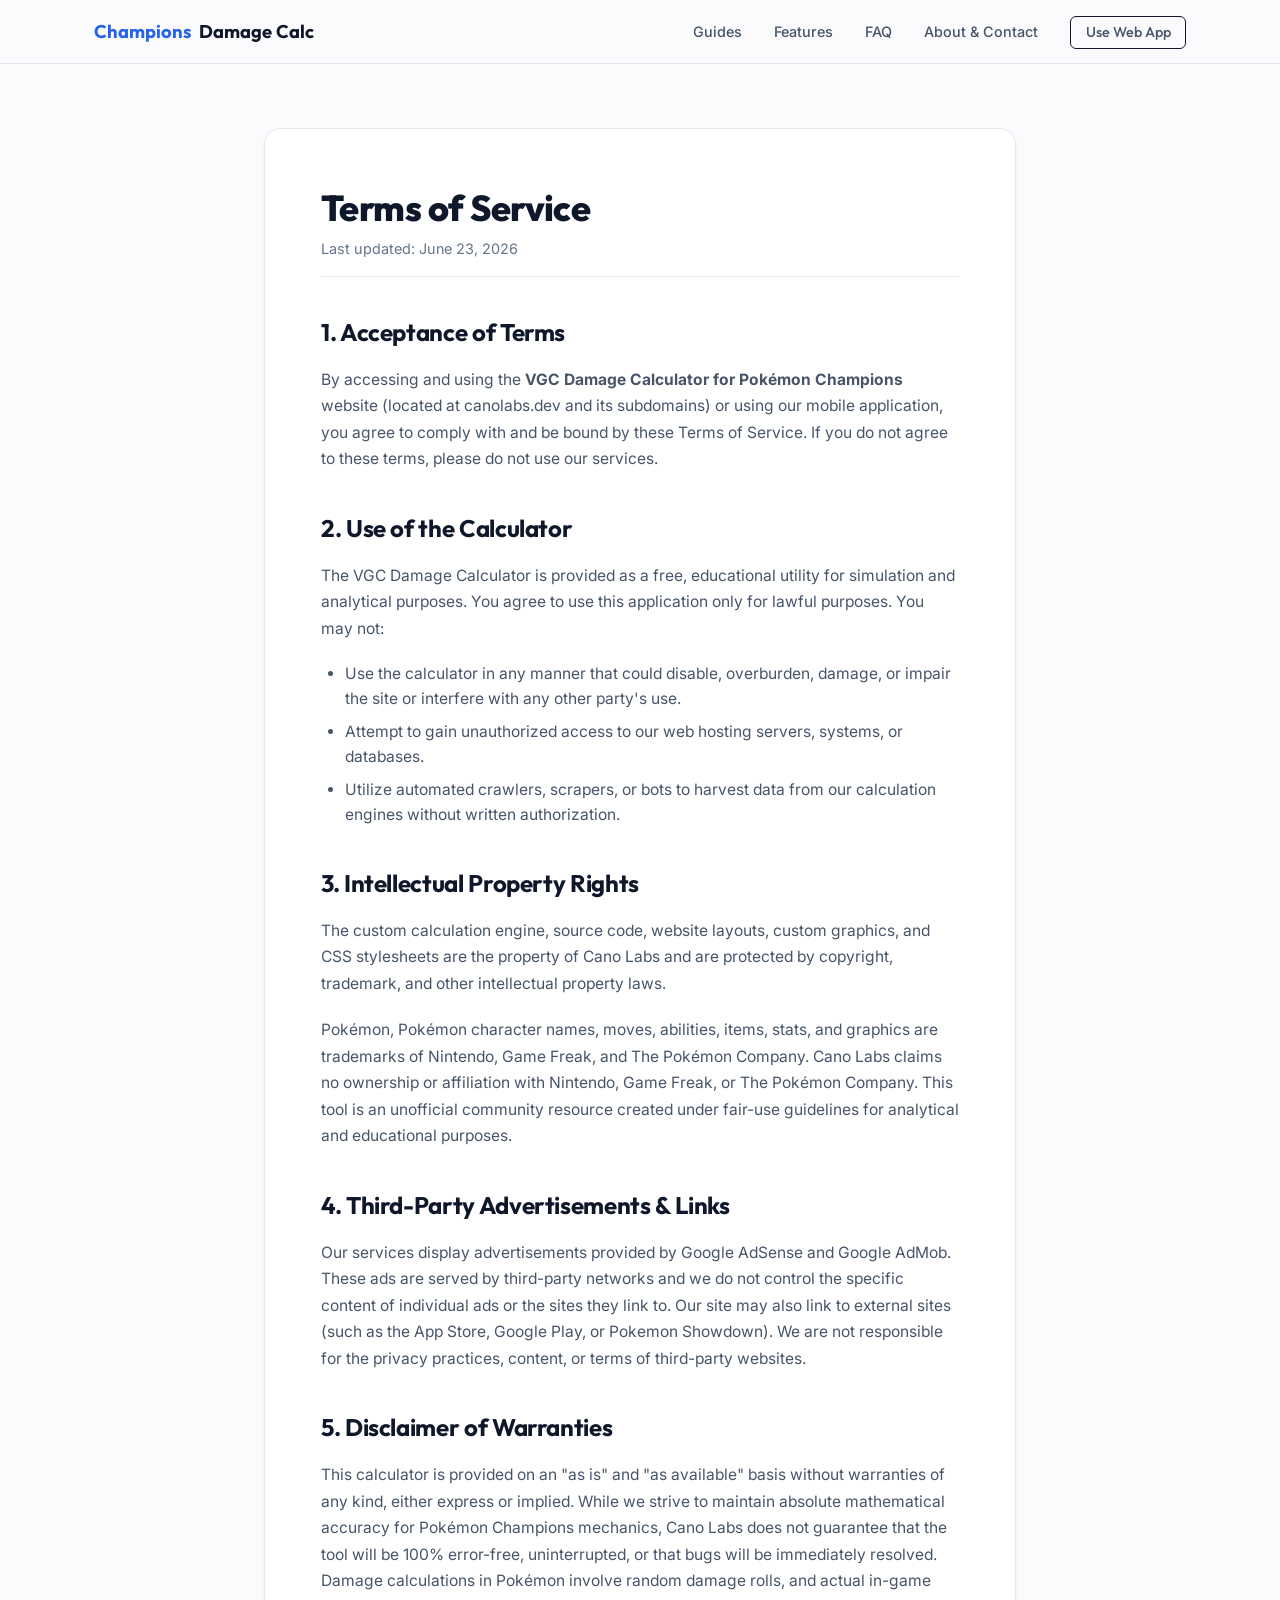
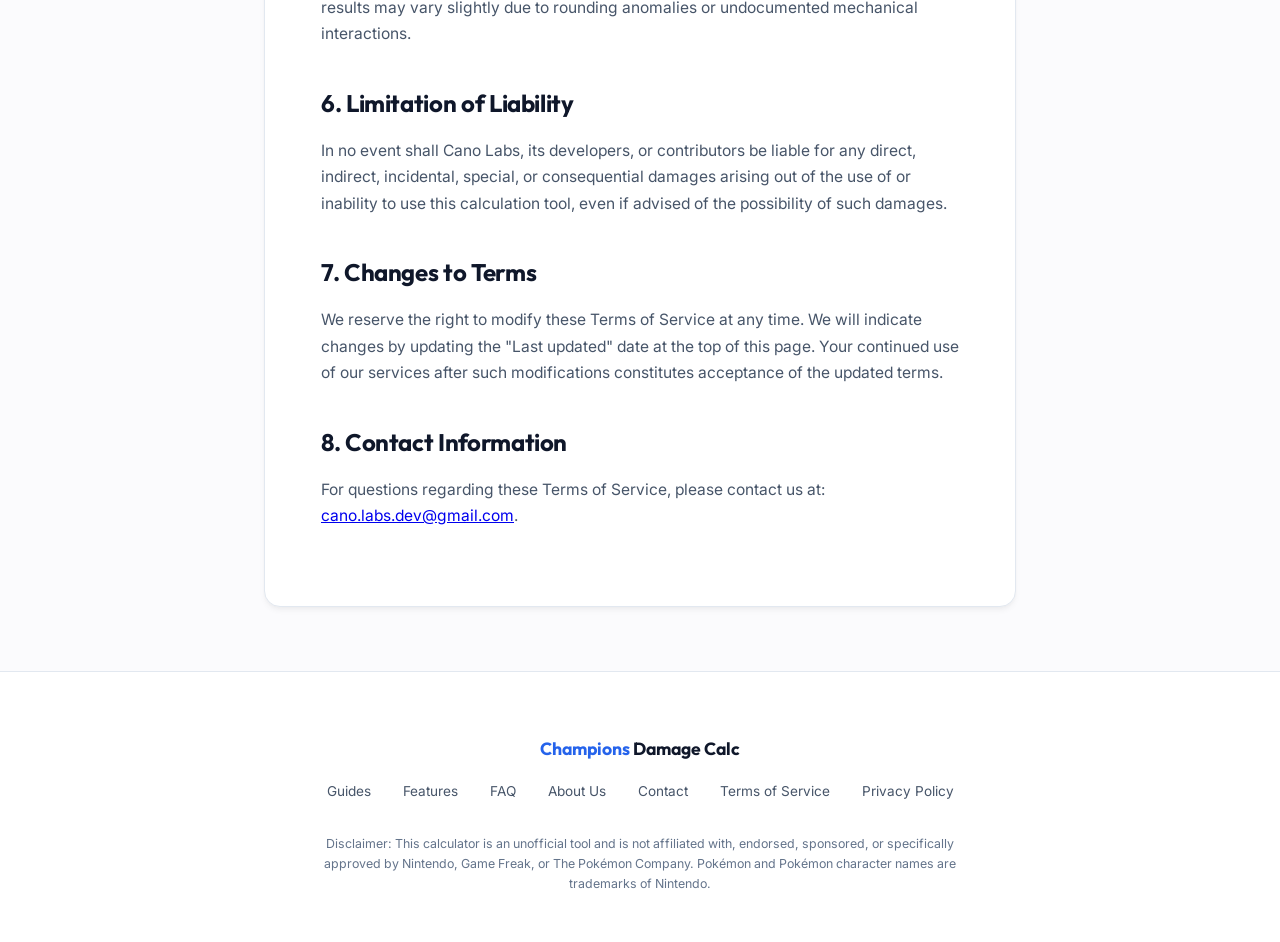
<file: terms/index.html>
<!DOCTYPE html>
<html lang="en">
<head>
  <meta charset="UTF-8">
  <meta name="viewport" content="width=device-width, initial-scale=1.0">
  <meta http-equiv="X-UA-Compatible" content="ie=edge">
  
  <!-- Primary SEO Metadata -->
  <title>Terms of Service - VGC Damage Calc</title>
  <meta name="description" content="Read the Terms of Service for VGC Damage Calc. Intellectual property rights, disclaimer of liability, and third-party links information.">
  <meta name="author" content="thecano">
  <link rel="canonical" href="https://canolabs.dev/terms/">

  <!-- Open Graph / Facebook -->
  <meta property="og:type" content="website">
  <meta property="og:url" content="https://canolabs.dev/terms/">
  <meta property="og:title" content="Terms of Service - VGC Damage Calc">
  <meta property="og:description" content="Read the Terms of Service for VGC Damage Calc. Intellectual property rights, disclaimer of liability, and third-party links information.">
  <meta property="og:image" content="https://canolabs.dev/assets/icon/icon.png">

  <!-- Twitter -->
  <meta property="twitter:card" content="summary">
  <meta property="twitter:url" content="https://canolabs.dev/terms/">
  <meta property="twitter:title" content="Terms of Service - VGC Damage Calc">
  <meta property="twitter:description" content="Read the Terms of Service for VGC Damage Calc. Intellectual property rights, disclaimer of liability, and third-party links information.">
  <meta property="twitter:image" content="https://canolabs.dev/assets/icon/icon.png">

  <!-- Stylesheet & Favicon -->
  <link rel="stylesheet" href="../styles.css">
  <link rel="icon" type="image/png" href="../assets/icon/icon.png">

  <style>
    .terms-container {
      max-width: 800px;
      margin: 4rem auto;
      padding: 0 1.5rem;
    }
    .terms-content {
      background-color: var(--card-bg);
      border: 1px solid var(--card-border);
      border-radius: var(--radius-lg);
      padding: 3.5rem;
      box-shadow: 0 4px 6px -1px rgba(0, 0, 0, 0.05), 0 2px 4px -1px rgba(0, 0, 0, 0.025);
    }
    .terms-content h1 {
      font-size: 2.25rem;
      margin-bottom: 0.5rem;
      color: var(--text-main);
    }
    .terms-content .last-updated {
      font-size: 0.9rem;
      color: var(--text-light);
      margin-bottom: 2.5rem;
      border-bottom: 1px solid var(--card-border);
      padding-bottom: 1rem;
    }
    .terms-content h2 {
      font-size: 1.5rem;
      margin-top: 2.5rem;
      margin-bottom: 1.25rem;
      color: var(--text-main);
      font-family: var(--font-display);
      font-weight: 700;
    }
    .terms-content p {
      font-size: 0.975rem;
      color: var(--text-muted);
      line-height: 1.7;
      margin-bottom: 1.25rem;
    }
    .terms-content ul {
      margin-bottom: 1.25rem;
      padding-left: 1.5rem;
      color: var(--text-muted);
    }
    .terms-content li {
      margin-bottom: 0.5rem;
      line-height: 1.6;
      font-size: 0.975rem;
    }
    @media (max-width: 600px) {
      .terms-container {
        margin: 2rem auto;
      }
      .terms-content {
        padding: 1.75rem;
        border-radius: var(--radius-md);
      }
      .terms-content h1 {
        font-size: 1.8rem;
      }
    }
  </style>
</head>
<body>

  <!-- NAVBAR -->
  <nav class="navbar">
    <div class="container navbar-container">
      <a href="../" class="logo">
        <span class="logo-accent">Champions</span> Damage Calc
      </a>
      <ul class="nav-links">
        <li><a href="../guides/">Guides</a></li>
        <li><a href="../#features">Features</a></li>
        <li><a href="../#faq">FAQ</a></li>
        <li><a href="../#about-contact">About & Contact</a></li>
        <li><a href="https://calc.canolabs.dev/" class="btn-navbar">Use Web App</a></li>
      </ul>
    </div>
  </nav>

  <!-- CONTENT -->
  <main class="terms-container">
    <article class="terms-content">
      <h1>Terms of Service</h1>
      <div class="last-updated">Last updated: June 23, 2026</div>

      <h2>1. Acceptance of Terms</h2>
      <p>
        By accessing and using the <strong>VGC Damage Calculator for Pokémon Champions</strong> website (located at canolabs.dev and its subdomains) or using our mobile application, you agree to comply with and be bound by these Terms of Service. If you do not agree to these terms, please do not use our services.
      </p>

      <h2>2. Use of the Calculator</h2>
      <p>
        The VGC Damage Calculator is provided as a free, educational utility for simulation and analytical purposes. You agree to use this application only for lawful purposes. You may not:
      </p>
      <ul>
        <li>Use the calculator in any manner that could disable, overburden, damage, or impair the site or interfere with any other party's use.</li>
        <li>Attempt to gain unauthorized access to our web hosting servers, systems, or databases.</li>
        <li>Utilize automated crawlers, scrapers, or bots to harvest data from our calculation engines without written authorization.</li>
      </ul>

      <h2>3. Intellectual Property Rights</h2>
      <p>
        The custom calculation engine, source code, website layouts, custom graphics, and CSS stylesheets are the property of Cano Labs and are protected by copyright, trademark, and other intellectual property laws. 
      </p>
      <p>
        Pokémon, Pokémon character names, moves, abilities, items, stats, and graphics are trademarks of Nintendo, Game Freak, and The Pokémon Company. Cano Labs claims no ownership or affiliation with Nintendo, Game Freak, or The Pokémon Company. This tool is an unofficial community resource created under fair-use guidelines for analytical and educational purposes.
      </p>

      <h2>4. Third-Party Advertisements & Links</h2>
      <p>
        Our services display advertisements provided by Google AdSense and Google AdMob. These ads are served by third-party networks and we do not control the specific content of individual ads or the sites they link to. Our site may also link to external sites (such as the App Store, Google Play, or Pokemon Showdown). We are not responsible for the privacy practices, content, or terms of third-party websites.
      </p>

      <h2>5. Disclaimer of Warranties</h2>
      <p>
        This calculator is provided on an "as is" and "as available" basis without warranties of any kind, either express or implied. While we strive to maintain absolute mathematical accuracy for Pokémon Champions mechanics, Cano Labs does not guarantee that the tool will be 100% error-free, uninterrupted, or that bugs will be immediately resolved. Damage calculations in Pokémon involve random damage rolls, and actual in-game results may vary slightly due to rounding anomalies or undocumented mechanical interactions.
      </p>

      <h2>6. Limitation of Liability</h2>
      <p>
        In no event shall Cano Labs, its developers, or contributors be liable for any direct, indirect, incidental, special, or consequential damages arising out of the use of or inability to use this calculation tool, even if advised of the possibility of such damages.
      </p>

      <h2>7. Changes to Terms</h2>
      <p>
        We reserve the right to modify these Terms of Service at any time. We will indicate changes by updating the "Last updated" date at the top of this page. Your continued use of our services after such modifications constitutes acceptance of the updated terms.
      </p>

      <h2>8. Contact Information</h2>
      <p>
        For questions regarding these Terms of Service, please contact us at: <a href="mailto:cano.labs.dev@gmail.com">cano.labs.dev@gmail.com</a>.
      </p>
    </article>
  </main>

  <!-- FOOTER -->
  <footer class="footer">
    <div class="container">
      <div class="footer-logo">
        <span>Champions</span> Damage Calc
      </div>
      <ul class="footer-links">
        <li><a href="../guides/">Guides</a></li>
        <li><a href="../#features">Features</a></li>
        <li><a href="../#faq">FAQ</a></li>
        <li><a href="../about/">About Us</a></li>
        <li><a href="../contact/">Contact</a></li>
        <li><a href="../terms/">Terms of Service</a></li>
        <li><a href="../privacy/">Privacy Policy</a></li>
      </ul>
      <p class="footer-disclaimer">
        Disclaimer: This calculator is an unofficial tool and is not affiliated with, endorsed, sponsored, or specifically approved by Nintendo, Game Freak, or The Pokémon Company. Pokémon and Pokémon character names are trademarks of Nintendo.
      </p>
    </div>
  </footer>

</body>
</html>
</file>
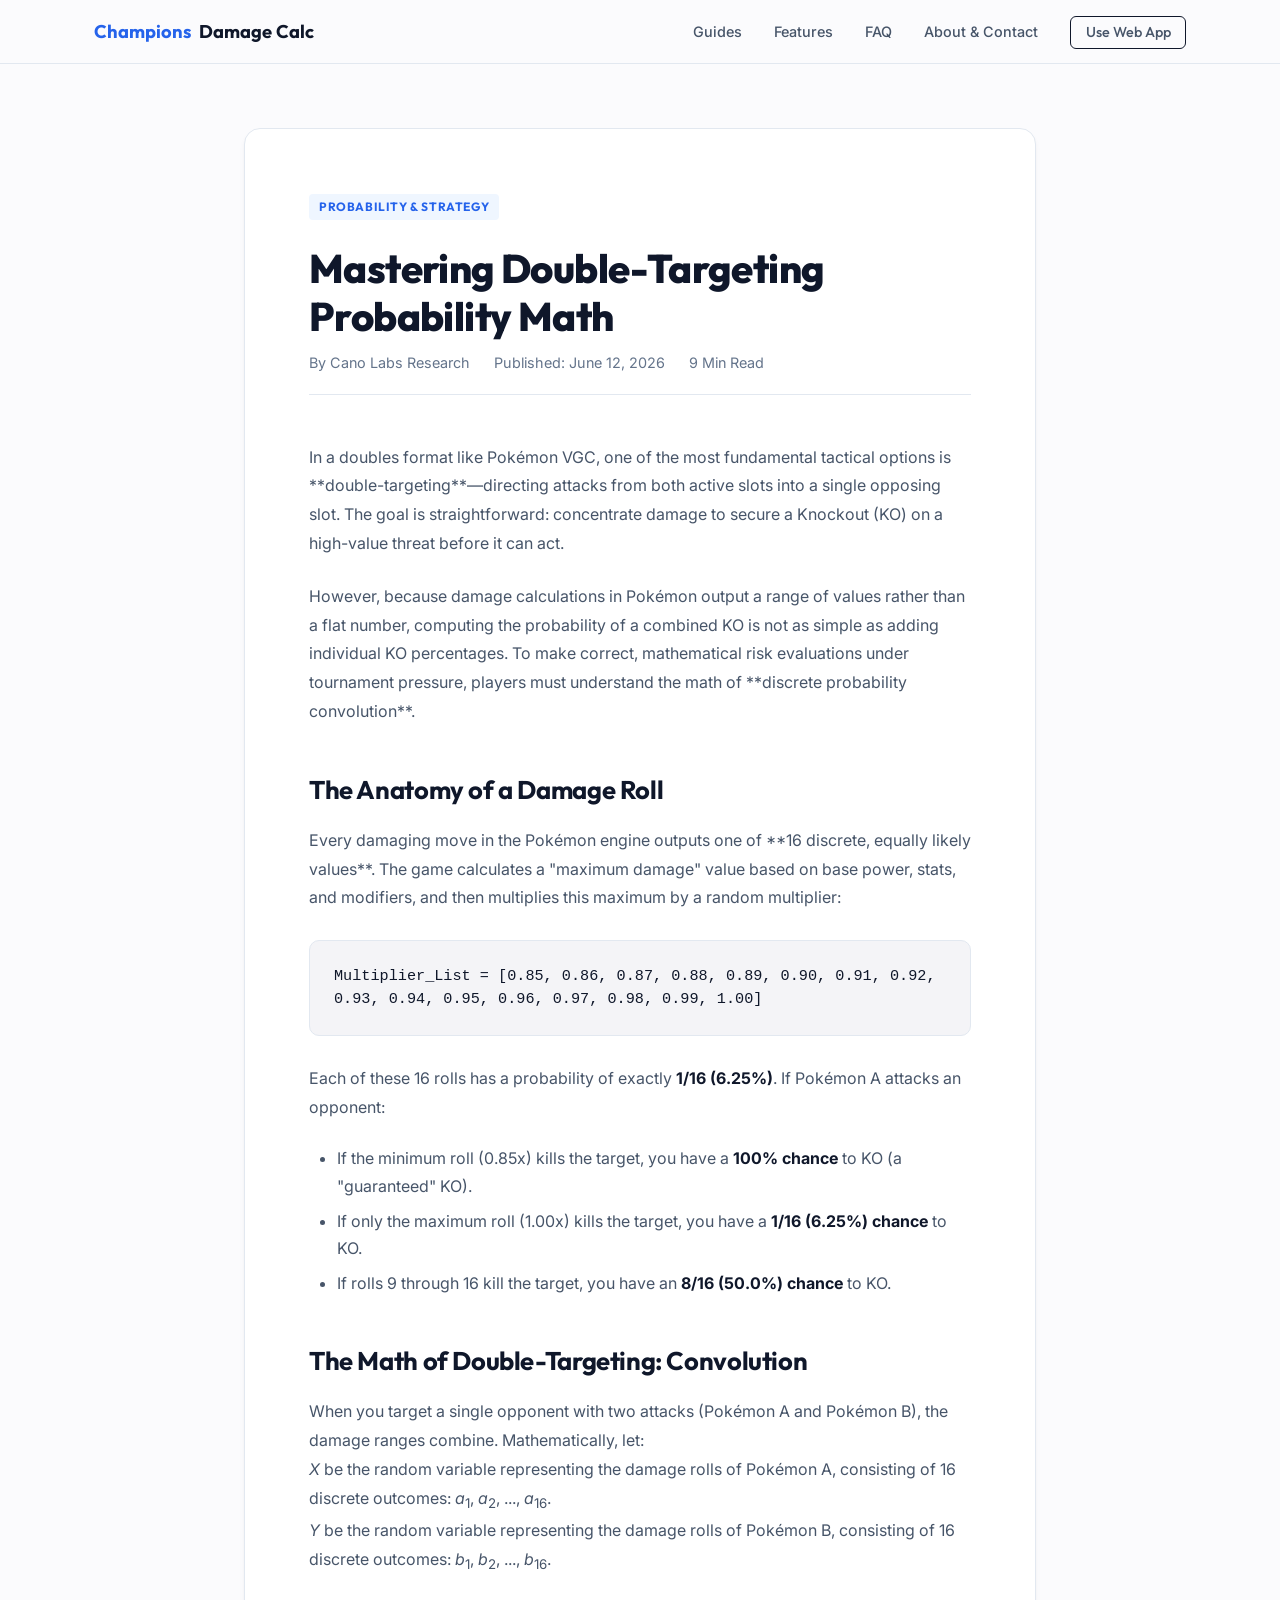
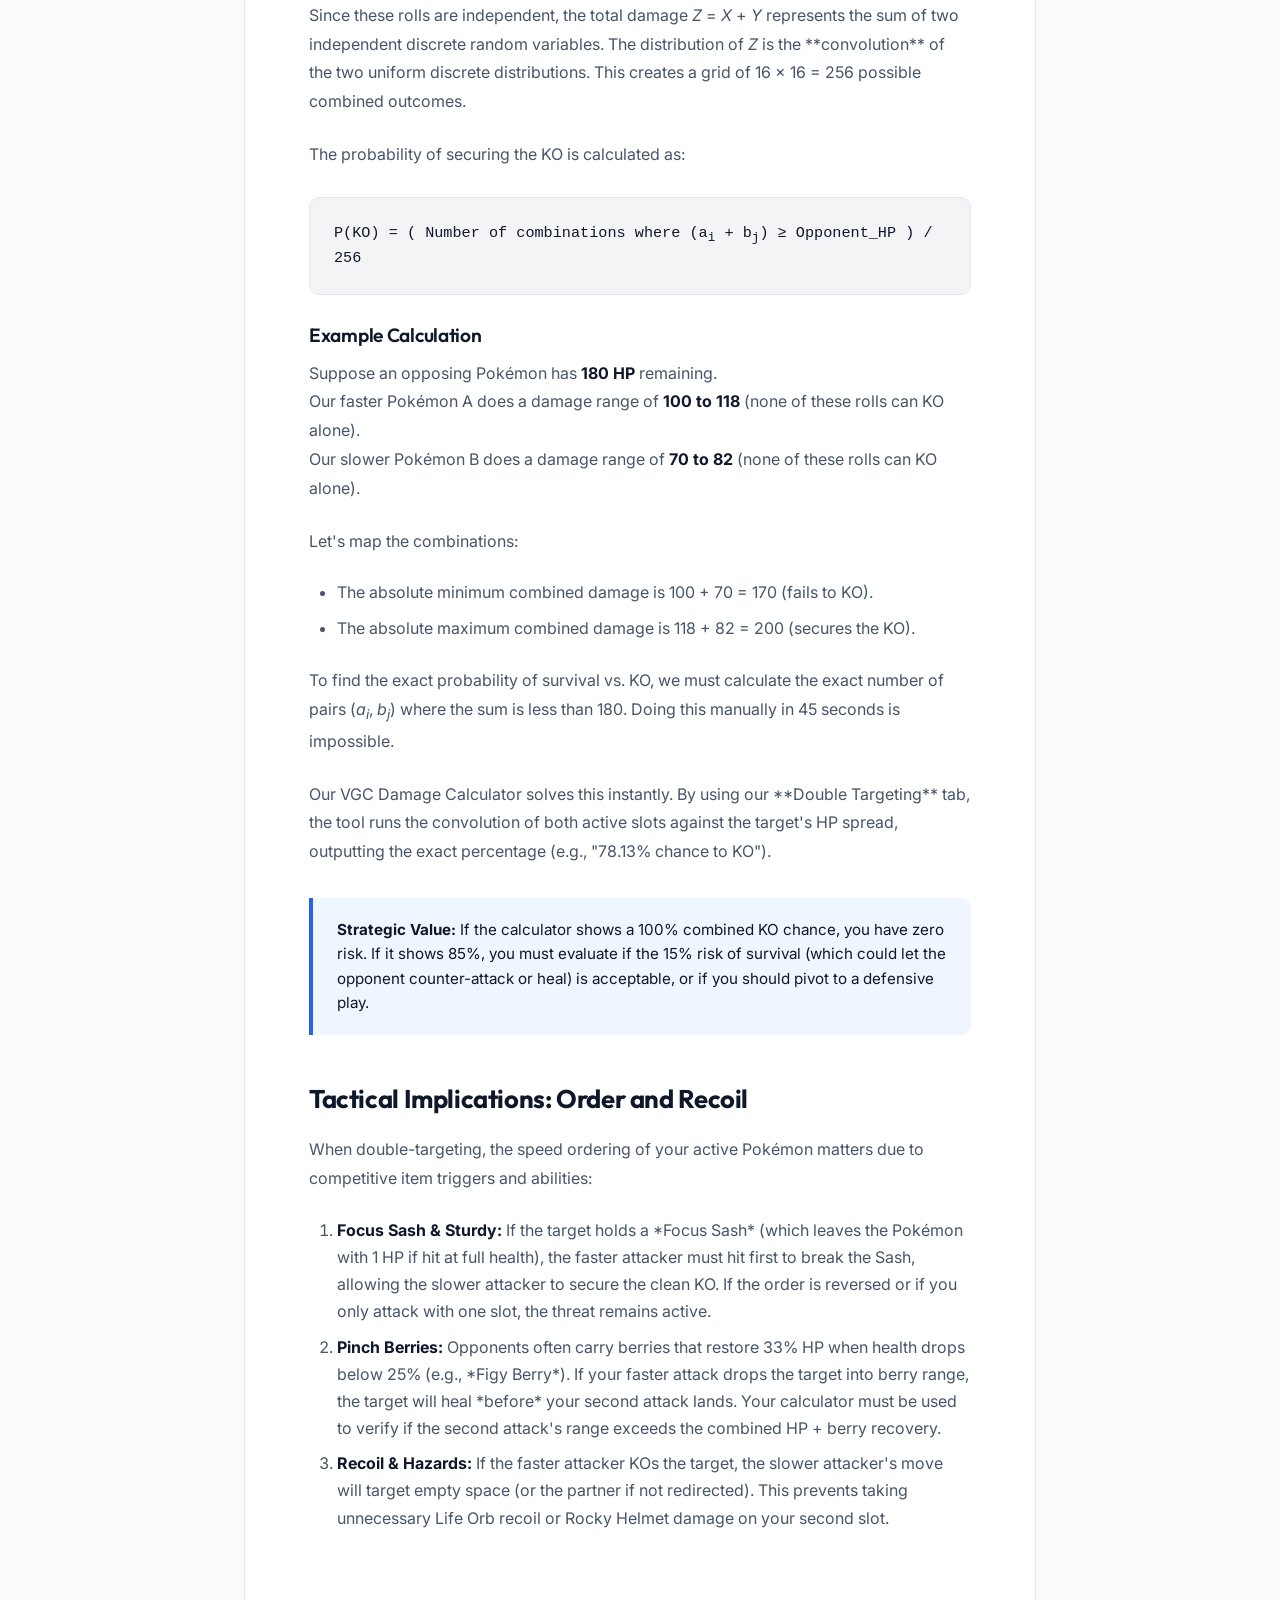
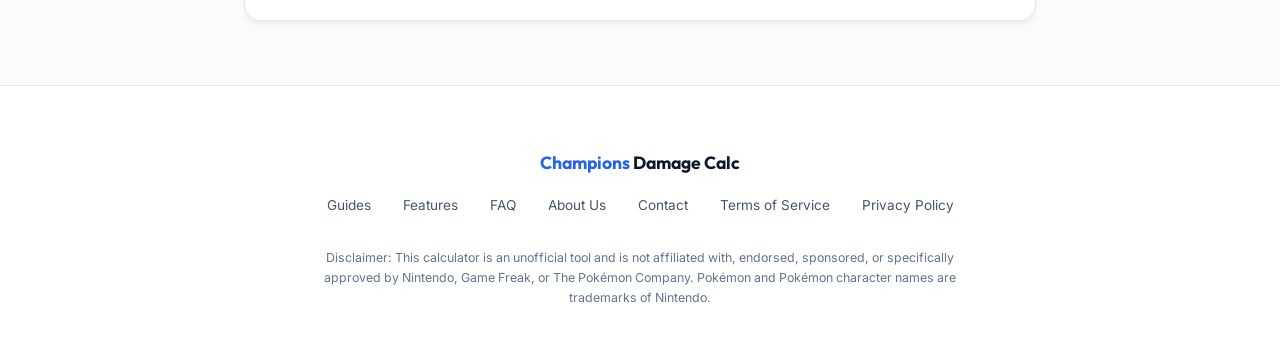
<file: guides/double-targeting-guide/index.html>
<!DOCTYPE html>
<html lang="en">
<head>
  <meta charset="UTF-8">
  <meta name="viewport" content="width=device-width, initial-scale=1.0">
  <meta http-equiv="X-UA-Compatible" content="ie=edge">
  
  <!-- Primary SEO Metadata -->
  <title>Mastering Double-Targeting Probability Math - VGC Damage Calc</title>
  <meta name="description" content="An analytical breakdown of double-targeting math in competitive VGC. Learn how discrete probability convolution determines combined KO percentages.">
  <meta name="keywords" content="VGC double targeting, damage roll probability, discrete probability convolution, Pokémon damage rolls, tournament decision making VGC">
  <meta name="author" content="thecano">
  <link rel="canonical" href="https://canolabs.dev/guides/double-targeting-guide/">

  <!-- Open Graph / Facebook -->
  <meta property="og:type" content="article">
  <meta property="og:url" content="https://canolabs.dev/guides/double-targeting-guide/">
  <meta property="og:title" content="Mastering Double-Targeting Probability Math - VGC Damage Calc">
  <meta property="og:description" content="An analytical breakdown of double-targeting math in competitive VGC. Learn how discrete probability convolution determines combined KO percentages.">
  <meta property="og:image" content="https://canolabs.dev/assets/icon/icon.png">

  <!-- Twitter -->
  <meta property="twitter:card" content="summary_large_image">
  <meta property="twitter:url" content="https://canolabs.dev/guides/double-targeting-guide/">
  <meta property="twitter:title" content="Mastering Double-Targeting Probability Math - VGC Damage Calc">
  <meta property="twitter:description" content="An analytical breakdown of double-targeting math in competitive VGC. Learn how discrete probability convolution determines combined KO percentages.">
  <meta property="twitter:image" content="https://canolabs.dev/assets/icon/icon.png">

  <!-- Stylesheet & Favicon -->
  <link rel="stylesheet" href="../../styles.css">
  <link rel="icon" type="image/png" href="../../assets/icon/icon.png">

  <style>
    .article-container {
      max-width: 840px;
      margin: 4rem auto;
      padding: 0 1.5rem;
    }
    .article-card {
      background-color: var(--card-bg);
      border: 1px solid var(--card-border);
      border-radius: var(--radius-lg);
      padding: 4rem;
      box-shadow: 0 4px 6px -1px rgba(0, 0, 0, 0.05), 0 2px 4px -1px rgba(0, 0, 0, 0.025);
    }
    
    .article-tag {
      background-color: var(--color-primary-light);
      color: var(--color-primary);
      font-size: 0.75rem;
      font-weight: 700;
      text-transform: uppercase;
      letter-spacing: 0.05em;
      padding: 4px 10px;
      border-radius: 4px;
      margin-bottom: 1.5rem;
      display: inline-block;
      font-family: var(--font-display);
    }
    
    .article-card h1 {
      font-size: 2.5rem;
      color: var(--text-main);
      line-height: 1.2;
      margin-bottom: 0.75rem;
    }
    
    .article-meta {
      font-size: 0.9rem;
      color: var(--text-light);
      margin-bottom: 3rem;
      border-bottom: 1px solid var(--card-border);
      padding-bottom: 1.25rem;
      display: flex;
      gap: 1.5rem;
    }
    
    .article-body h2 {
      font-size: 1.6rem;
      margin-top: 3rem;
      margin-bottom: 1.25rem;
      color: var(--text-main);
      font-family: var(--font-display);
      font-weight: 700;
    }
    .article-body h3 {
      font-size: 1.2rem;
      margin-top: 1.75rem;
      margin-bottom: 0.75rem;
      color: var(--text-main);
      font-family: var(--font-display);
      font-weight: 600;
    }
    .article-body p {
      font-size: 1rem;
      color: var(--text-muted);
      line-height: 1.8;
      margin-bottom: 1.5rem;
    }
    .article-body ul, .article-body ol {
      margin-bottom: 1.5rem;
      padding-left: 1.75rem;
      color: var(--text-muted);
    }
    .article-body li {
      margin-bottom: 0.5rem;
      line-height: 1.7;
      font-size: 1rem;
    }
    .article-body strong {
      color: var(--text-main);
    }
    
    .math-block {
      background-color: var(--bg-secondary);
      border: 1px solid var(--card-border);
      border-radius: var(--radius-md);
      padding: 1.5rem;
      margin: 1.75rem 0;
      font-family: 'Courier New', Courier, monospace;
      font-size: 0.95rem;
      color: var(--text-main);
      overflow-x: auto;
      white-space: pre-wrap;
    }
    
    .example-table {
      width: 100%;
      border-collapse: collapse;
      margin: 1.75rem 0;
    }
    .example-table th, .example-table td {
      border: 1px solid var(--card-border);
      padding: 0.75rem 1rem;
      text-align: left;
      font-size: 0.95rem;
    }
    .example-table th {
      background-color: var(--bg-secondary);
      color: var(--text-main);
      font-family: var(--font-display);
      font-weight: 600;
    }
    .example-table td {
      color: var(--text-muted);
    }
    
    .note-box {
      border-left: 4px solid var(--color-primary);
      background-color: var(--color-primary-light);
      padding: 1.25rem 1.5rem;
      margin: 2rem 0;
      border-radius: 0 var(--radius-md) var(--radius-md) 0;
    }
    .note-box p {
      margin-bottom: 0;
      font-size: 0.95rem;
      color: var(--text-main);
      line-height: 1.6;
    }
  </style>
</head>
<body>

  <!-- NAVBAR -->
  <nav class="navbar">
    <div class="container navbar-container">
      <a href="../../" class="logo">
        <span class="logo-accent">Champions</span> Damage Calc
      </a>
      <ul class="nav-links">
        <li><a href="../../guides/">Guides</a></li>
        <li><a href="../../#features">Features</a></li>
        <li><a href="../../#faq">FAQ</a></li>
        <li><a href="../../#about-contact">About & Contact</a></li>
        <li><a href="https://calc.canolabs.dev/" class="btn-navbar">Use Web App</a></li>
      </ul>
    </div>
  </nav>

  <!-- ARTICLE CONTENT -->
  <main class="article-container">
    <article class="article-card">
      <span class="article-tag">Probability & Strategy</span>
      <h1>Mastering Double-Targeting Probability Math</h1>
      
      <div class="article-meta">
        <span>By Cano Labs Research</span>
        <span>Published: June 12, 2026</span>
        <span>9 Min Read</span>
      </div>

      <div class="article-body">
        <p>
          In a doubles format like Pokémon VGC, one of the most fundamental tactical options is **double-targeting**—directing attacks from both active slots into a single opposing slot. The goal is straightforward: concentrate damage to secure a Knockout (KO) on a high-value threat before it can act.
        </p>
        <p>
          However, because damage calculations in Pokémon output a range of values rather than a flat number, computing the probability of a combined KO is not as simple as adding individual KO percentages. To make correct, mathematical risk evaluations under tournament pressure, players must understand the math of **discrete probability convolution**.
        </p>

        <h2>The Anatomy of a Damage Roll</h2>
        <p>
          Every damaging move in the Pokémon engine outputs one of **16 discrete, equally likely values**. The game calculates a "maximum damage" value based on base power, stats, and modifiers, and then multiplies this maximum by a random multiplier:
        </p>
        <div class="math-block">Multiplier_List = [0.85, 0.86, 0.87, 0.88, 0.89, 0.90, 0.91, 0.92, 0.93, 0.94, 0.95, 0.96, 0.97, 0.98, 0.99, 1.00]</div>
        <p>
          Each of these 16 rolls has a probability of exactly <strong>1/16 (6.25%)</strong>. 
          If Pokémon A attacks an opponent:
        </p>
        <ul>
          <li>If the minimum roll (0.85x) kills the target, you have a <strong>100% chance</strong> to KO (a "guaranteed" KO).</li>
          <li>If only the maximum roll (1.00x) kills the target, you have a <strong>1/16 (6.25%) chance</strong> to KO.</li>
          <li>If rolls 9 through 16 kill the target, you have an <strong>8/16 (50.0%) chance</strong> to KO.</li>
        </ul>

        <h2>The Math of Double-Targeting: Convolution</h2>
        <p>
          When you target a single opponent with two attacks (Pokémon A and Pokémon B), the damage ranges combine. Mathematically, let:
          <br><i>X</i> be the random variable representing the damage rolls of Pokémon A, consisting of 16 discrete outcomes: <i>a</i><sub>1</sub>, <i>a</i><sub>2</sub>, ..., <i>a</i><sub>16</sub>.
          <br><i>Y</i> be the random variable representing the damage rolls of Pokémon B, consisting of 16 discrete outcomes: <i>b</i><sub>1</sub>, <i>b</i><sub>2</sub>, ..., <i>b</i><sub>16</sub>.
        </p>
        <p>
          Since these rolls are independent, the total damage <i>Z</i> = <i>X</i> + <i>Y</i> represents the sum of two independent discrete random variables. The distribution of <i>Z</i> is the **convolution** of the two uniform discrete distributions. This creates a grid of 16 &times; 16 = 256 possible combined outcomes.
        </p>
        <p>
          The probability of securing the KO is calculated as:
        </p>
        <div class="math-block">P(KO) = ( Number of combinations where (a<sub>i</sub> + b<sub>j</sub>) &ge; Opponent_HP ) / 256</div>

        <h3>Example Calculation</h3>
        <p>
          Suppose an opposing Pokémon has <strong>180 HP</strong> remaining.
          <br>Our faster Pokémon A does a damage range of <strong>100 to 118</strong> (none of these rolls can KO alone).
          <br>Our slower Pokémon B does a damage range of <strong>70 to 82</strong> (none of these rolls can KO alone).
        </p>
        <p>
          Let's map the combinations:
        </p>
        <ul>
          <li>The absolute minimum combined damage is 100 + 70 = 170 (fails to KO).</li>
          <li>The absolute maximum combined damage is 118 + 82 = 200 (secures the KO).</li>
        </ul>
        <p>
          To find the exact probability of survival vs. KO, we must calculate the exact number of pairs (<i>a<sub>i</sub></i>, <i>b<sub>j</sub></i>) where the sum is less than 180. Doing this manually in 45 seconds is impossible. 
        </p>
        <p>
          Our VGC Damage Calculator solves this instantly. By using our **Double Targeting** tab, the tool runs the convolution of both active slots against the target's HP spread, outputting the exact percentage (e.g., "78.13% chance to KO").
        </p>

        <div class="note-box">
          <p><strong>Strategic Value:</strong> If the calculator shows a 100% combined KO chance, you have zero risk. If it shows 85%, you must evaluate if the 15% risk of survival (which could let the opponent counter-attack or heal) is acceptable, or if you should pivot to a defensive play.</p>
        </div>

        <h2>Tactical Implications: Order and Recoil</h2>
        <p>
          When double-targeting, the speed ordering of your active Pokémon matters due to competitive item triggers and abilities:
        </p>
        <ol>
          <li><strong>Focus Sash & Sturdy:</strong> If the target holds a *Focus Sash* (which leaves the Pokémon with 1 HP if hit at full health), the faster attacker must hit first to break the Sash, allowing the slower attacker to secure the clean KO. If the order is reversed or if you only attack with one slot, the threat remains active.</li>
          <li><strong>Pinch Berries:</strong> Opponents often carry berries that restore 33% HP when health drops below 25% (e.g., *Figy Berry*). If your faster attack drops the target into berry range, the target will heal *before* your second attack lands. Your calculator must be used to verify if the second attack's range exceeds the combined HP + berry recovery.</li>
          <li><strong>Recoil & Hazards:</strong> If the faster attacker KOs the target, the slower attacker's move will target empty space (or the partner if not redirected). This prevents taking unnecessary Life Orb recoil or Rocky Helmet damage on your second slot.</li>
        </ol>
      </div>
    </article>
  </main>

  <!-- FOOTER -->
  <footer class="footer">
    <div class="container">
      <div class="footer-logo">
        <span>Champions</span> Damage Calc
      </div>
      <ul class="footer-links">
        <li><a href="../../guides/">Guides</a></li>
        <li><a href="../../#features">Features</a></li>
        <li><a href="../../#faq">FAQ</a></li>
        <li><a href="../../about/">About Us</a></li>
        <li><a href="../../contact/">Contact</a></li>
        <li><a href="../../terms/">Terms of Service</a></li>
        <li><a href="../../privacy/">Privacy Policy</a></li>
      </ul>
      <p class="footer-disclaimer">
        Disclaimer: This calculator is an unofficial tool and is not affiliated with, endorsed, sponsored, or specifically approved by Nintendo, Game Freak, or The Pokémon Company. Pokémon and Pokémon character names are trademarks of Nintendo.
      </p>
    </div>
  </footer>

</body>
</html>
</file>
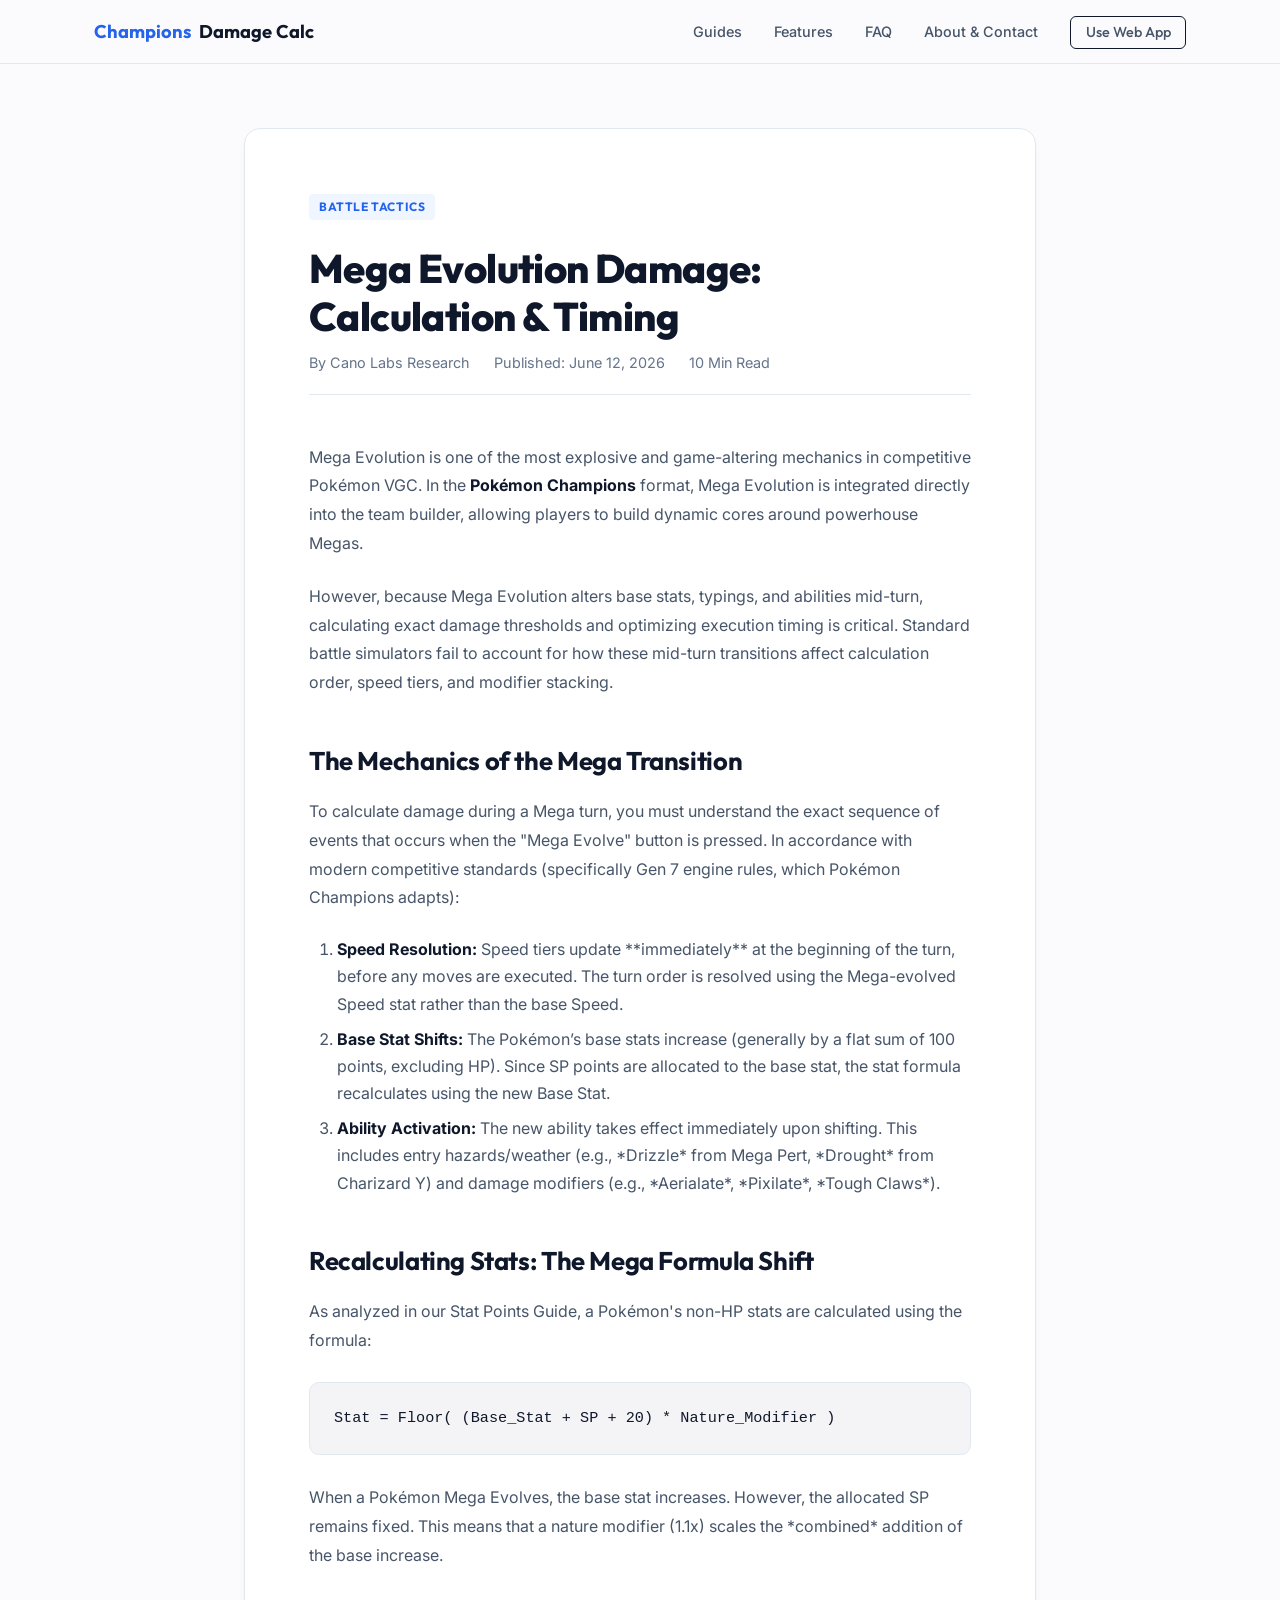
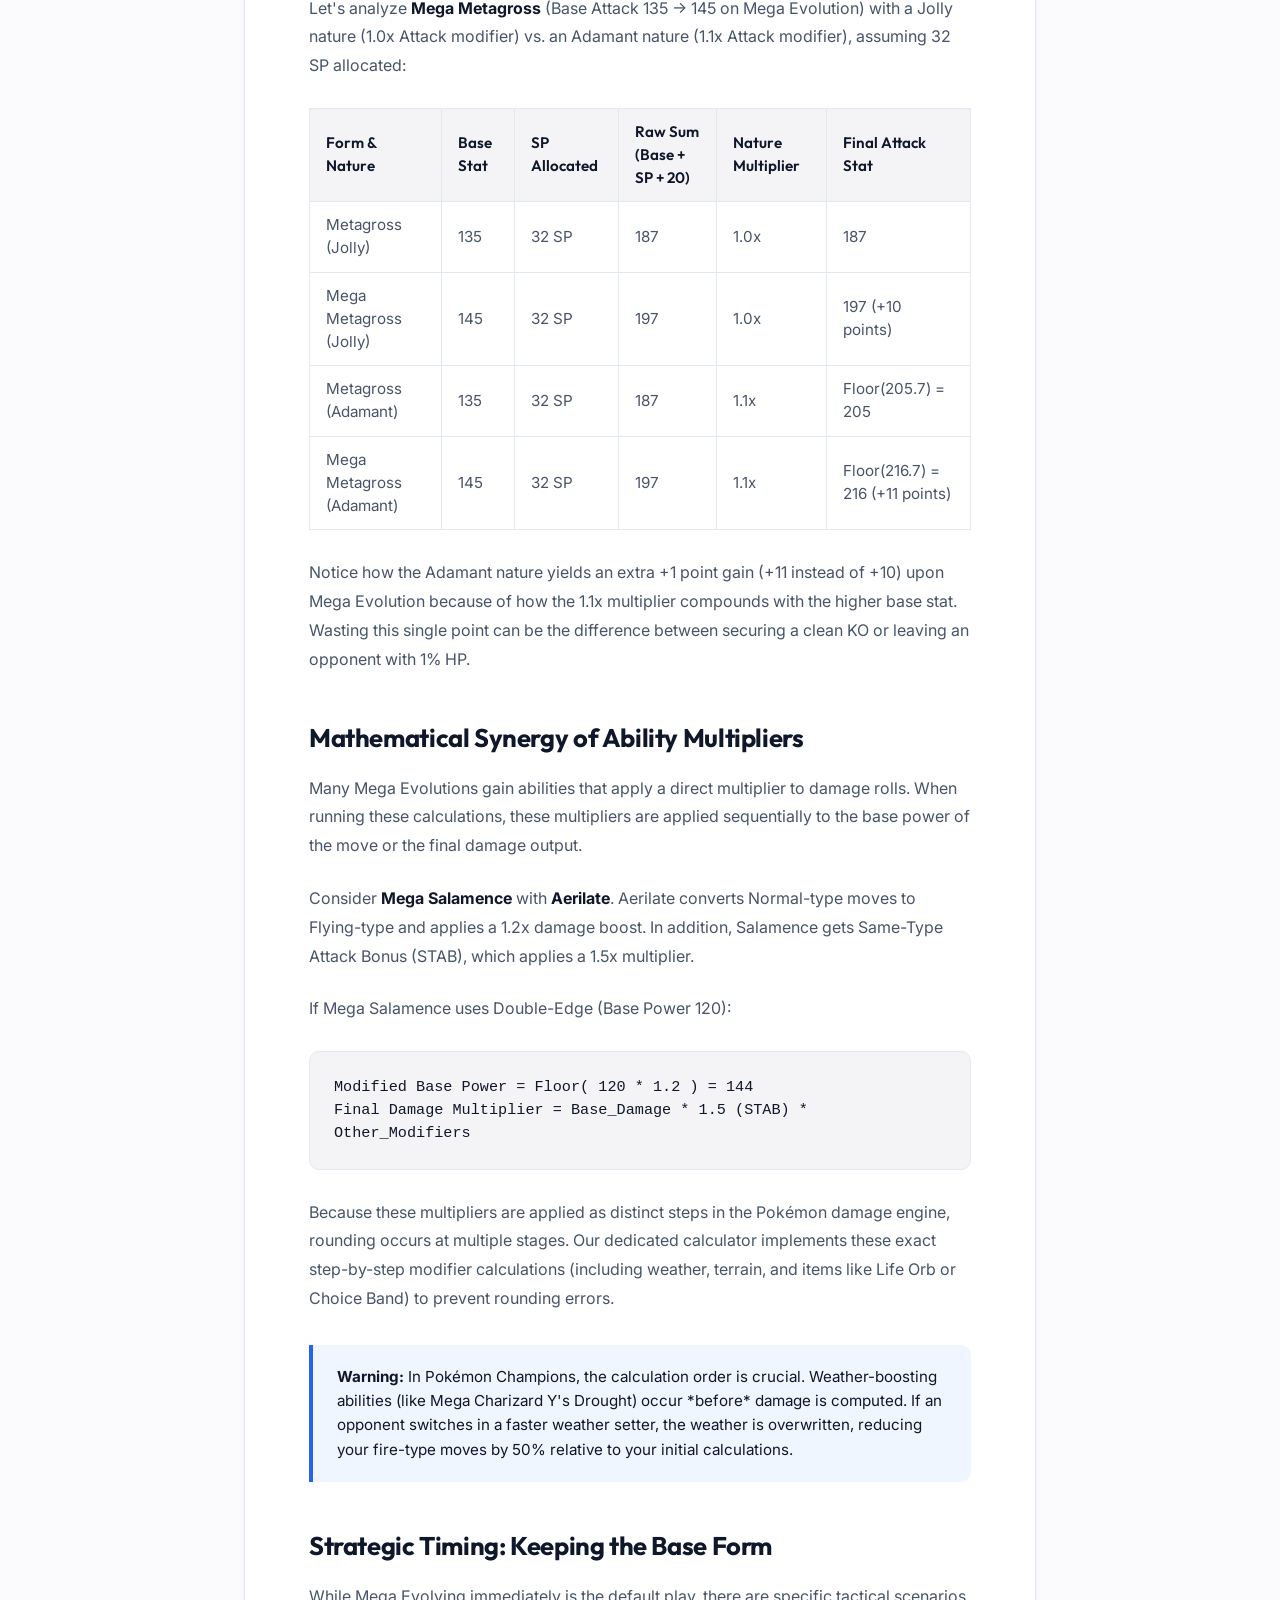
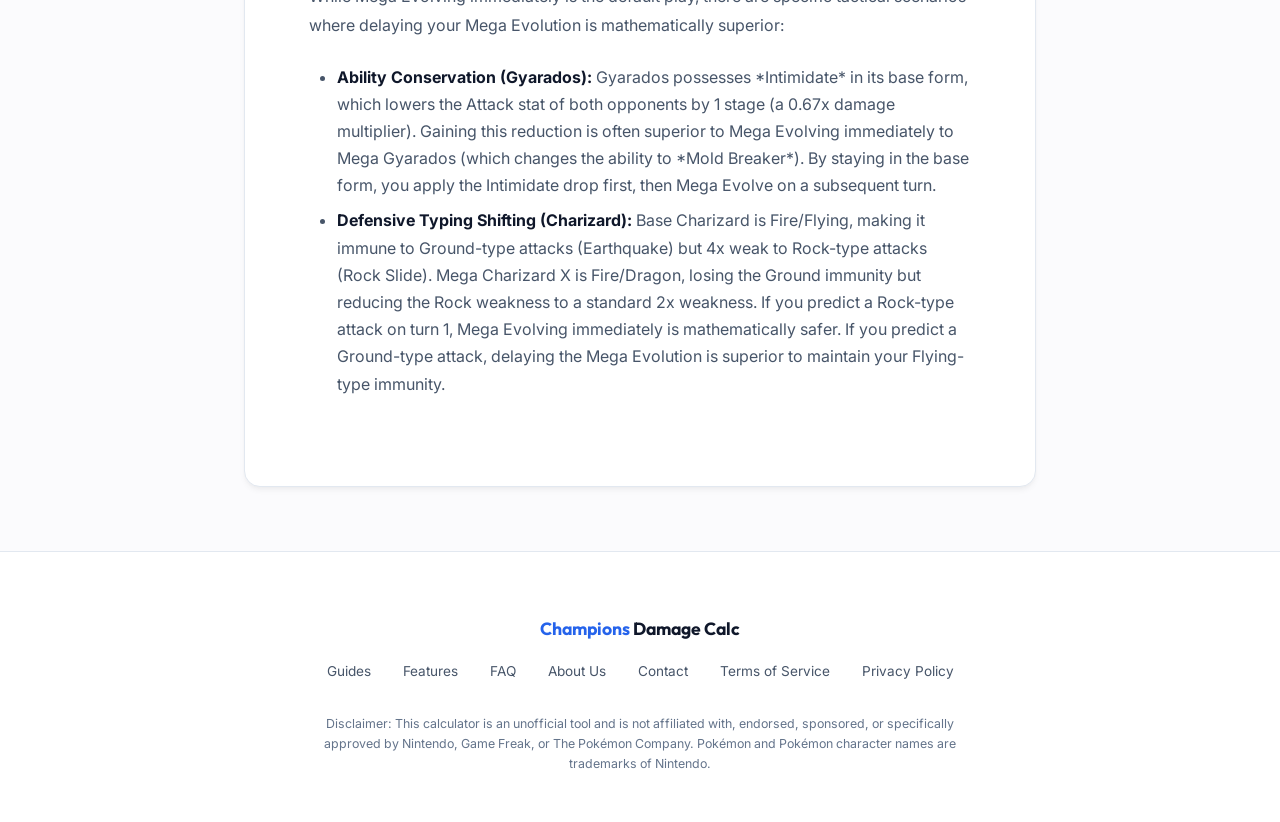
<file: guides/mega-evolution-guide/index.html>
<!DOCTYPE html>
<html lang="en">
<head>
  <meta charset="UTF-8">
  <meta name="viewport" content="width=device-width, initial-scale=1.0">
  <meta http-equiv="X-UA-Compatible" content="ie=edge">
  
  <!-- Primary SEO Metadata -->
  <title>Mega Evolution Damage: Calculation & Timing - VGC Damage Calc</title>
  <meta name="description" content="A comprehensive mathematical analysis of Mega Evolution in the Pokémon Champions VGC format. Learn about mid-turn speed shifts, base stat increases, and ability transition mechanics.">
  <meta name="keywords" content="Mega Evolution VGC, Mega Salamence damage calculations, Mega Metagross speed tiers, Pokémon Champions Mega Evolution, VGC speed resolution">
  <meta name="author" content="thecano">
  <link rel="canonical" href="https://canolabs.dev/guides/mega-evolution-guide/">

  <!-- Open Graph / Facebook -->
  <meta property="og:type" content="article">
  <meta property="og:url" content="https://canolabs.dev/guides/mega-evolution-guide/">
  <meta property="og:title" content="Mega Evolution Damage: Calculation & Timing - VGC Damage Calc">
  <meta property="og:description" content="A comprehensive mathematical analysis of Mega Evolution in the Pokémon Champions VGC format. Learn about mid-turn speed shifts, base stat increases, and ability transition mechanics.">
  <meta property="og:image" content="https://canolabs.dev/assets/icon/icon.png">

  <!-- Twitter -->
  <meta property="twitter:card" content="summary_large_image">
  <meta property="twitter:url" content="https://canolabs.dev/guides/mega-evolution-guide/">
  <meta property="twitter:title" content="Mega Evolution Damage: Calculation & Timing - VGC Damage Calc">
  <meta property="twitter:description" content="A comprehensive mathematical analysis of Mega Evolution in the Pokémon Champions VGC format. Learn about mid-turn speed shifts, base stat increases, and ability transition mechanics.">
  <meta property="twitter:image" content="https://canolabs.dev/assets/icon/icon.png">

  <!-- Stylesheet & Favicon -->
  <link rel="stylesheet" href="../../styles.css">
  <link rel="icon" type="image/png" href="../../assets/icon/icon.png">

  <style>
    .article-container {
      max-width: 840px;
      margin: 4rem auto;
      padding: 0 1.5rem;
    }
    .article-card {
      background-color: var(--card-bg);
      border: 1px solid var(--card-border);
      border-radius: var(--radius-lg);
      padding: 4rem;
      box-shadow: 0 4px 6px -1px rgba(0, 0, 0, 0.05), 0 2px 4px -1px rgba(0, 0, 0, 0.025);
    }
    
    .article-tag {
      background-color: var(--color-primary-light);
      color: var(--color-primary);
      font-size: 0.75rem;
      font-weight: 700;
      text-transform: uppercase;
      letter-spacing: 0.05em;
      padding: 4px 10px;
      border-radius: 4px;
      margin-bottom: 1.5rem;
      display: inline-block;
      font-family: var(--font-display);
    }
    
    .article-card h1 {
      font-size: 2.5rem;
      color: var(--text-main);
      line-height: 1.2;
      margin-bottom: 0.75rem;
    }
    
    .article-meta {
      font-size: 0.9rem;
      color: var(--text-light);
      margin-bottom: 3rem;
      border-bottom: 1px solid var(--card-border);
      padding-bottom: 1.25rem;
      display: flex;
      gap: 1.5rem;
    }
    
    .article-body h2 {
      font-size: 1.6rem;
      margin-top: 3rem;
      margin-bottom: 1.25rem;
      color: var(--text-main);
      font-family: var(--font-display);
      font-weight: 700;
    }
    .article-body h3 {
      font-size: 1.2rem;
      margin-top: 1.75rem;
      margin-bottom: 0.75rem;
      color: var(--text-main);
      font-family: var(--font-display);
      font-weight: 600;
    }
    .article-body p {
      font-size: 1rem;
      color: var(--text-muted);
      line-height: 1.8;
      margin-bottom: 1.5rem;
    }
    .article-body ul, .article-body ol {
      margin-bottom: 1.5rem;
      padding-left: 1.75rem;
      color: var(--text-muted);
    }
    .article-body li {
      margin-bottom: 0.5rem;
      line-height: 1.7;
      font-size: 1rem;
    }
    .article-body strong {
      color: var(--text-main);
    }
    
    .math-block {
      background-color: var(--bg-secondary);
      border: 1px solid var(--card-border);
      border-radius: var(--radius-md);
      padding: 1.5rem;
      margin: 1.75rem 0;
      font-family: 'Courier New', Courier, monospace;
      font-size: 0.95rem;
      color: var(--text-main);
      overflow-x: auto;
      white-space: pre-wrap;
    }
    
    .example-table {
      width: 100%;
      border-collapse: collapse;
      margin: 1.75rem 0;
    }
    .example-table th, .example-table td {
      border: 1px solid var(--card-border);
      padding: 0.75rem 1rem;
      text-align: left;
      font-size: 0.95rem;
    }
    .example-table th {
      background-color: var(--bg-secondary);
      color: var(--text-main);
      font-family: var(--font-display);
      font-weight: 600;
    }
    .example-table td {
      color: var(--text-muted);
    }
    
    .note-box {
      border-left: 4px solid var(--color-primary);
      background-color: var(--color-primary-light);
      padding: 1.25rem 1.5rem;
      margin: 2rem 0;
      border-radius: 0 var(--radius-md) var(--radius-md) 0;
    }
    .note-box p {
      margin-bottom: 0;
      font-size: 0.95rem;
      color: var(--text-main);
      line-height: 1.6;
    }
    
    @media (max-width: 600px) {
      .article-container {
        margin: 2rem auto;
      }
      .article-card {
        padding: 2rem 1.5rem;
        border-radius: var(--radius-md);
      }
      .article-card h1 {
        font-size: 1.9rem;
      }
      .article-body h2 {
        font-size: 1.4rem;
        margin-top: 2.25rem;
      }
    }
  </style>
</head>
<body>

  <!-- NAVBAR -->
  <nav class="navbar">
    <div class="container navbar-container">
      <a href="../../" class="logo">
        <span class="logo-accent">Champions</span> Damage Calc
      </a>
      <ul class="nav-links">
        <li><a href="../../guides/">Guides</a></li>
        <li><a href="../../#features">Features</a></li>
        <li><a href="../../#faq">FAQ</a></li>
        <li><a href="../../#about-contact">About & Contact</a></li>
        <li><a href="https://calc.canolabs.dev/" class="btn-navbar">Use Web App</a></li>
      </ul>
    </div>
  </nav>

  <!-- ARTICLE CONTENT -->
  <main class="article-container">
    <article class="article-card">
      <span class="article-tag">Battle Tactics</span>
      <h1>Mega Evolution Damage: Calculation & Timing</h1>
      
      <div class="article-meta">
        <span>By Cano Labs Research</span>
        <span>Published: June 12, 2026</span>
        <span>10 Min Read</span>
      </div>

      <div class="article-body">
        <p>
          Mega Evolution is one of the most explosive and game-altering mechanics in competitive Pokémon VGC. In the <strong>Pokémon Champions</strong> format, Mega Evolution is integrated directly into the team builder, allowing players to build dynamic cores around powerhouse Megas. 
        </p>
        <p>
          However, because Mega Evolution alters base stats, typings, and abilities mid-turn, calculating exact damage thresholds and optimizing execution timing is critical. Standard battle simulators fail to account for how these mid-turn transitions affect calculation order, speed tiers, and modifier stacking.
        </p>

        <h2>The Mechanics of the Mega Transition</h2>
        <p>
          To calculate damage during a Mega turn, you must understand the exact sequence of events that occurs when the "Mega Evolve" button is pressed. In accordance with modern competitive standards (specifically Gen 7 engine rules, which Pokémon Champions adapts):
        </p>
        <ol>
          <li><strong>Speed Resolution:</strong> Speed tiers update **immediately** at the beginning of the turn, before any moves are executed. The turn order is resolved using the Mega-evolved Speed stat rather than the base Speed.</li>
          <li><strong>Base Stat Shifts:</strong> The Pokémon’s base stats increase (generally by a flat sum of 100 points, excluding HP). Since SP points are allocated to the base stat, the stat formula recalculates using the new Base Stat.</li>
          <li><strong>Ability Activation:</strong> The new ability takes effect immediately upon shifting. This includes entry hazards/weather (e.g., *Drizzle* from Mega Pert, *Drought* from Charizard Y) and damage modifiers (e.g., *Aerialate*, *Pixilate*, *Tough Claws*).</li>
        </ol>

        <h2>Recalculating Stats: The Mega Formula Shift</h2>
        <p>
          As analyzed in our Stat Points Guide, a Pokémon's non-HP stats are calculated using the formula:
        </p>
        <div class="math-block">Stat = Floor( (Base_Stat + SP + 20) * Nature_Modifier )</div>
        <p>
          When a Pokémon Mega Evolves, the base stat increases. However, the allocated SP remains fixed. This means that a nature modifier (1.1x) scales the *combined* addition of the base increase.
        </p>
        <p>
          Let's analyze <strong>Mega Metagross</strong> (Base Attack 135 -> 145 on Mega Evolution) with a Jolly nature (1.0x Attack modifier) vs. an Adamant nature (1.1x Attack modifier), assuming 32 SP allocated:
        </p>
        
        <table class="example-table">
          <thead>
            <tr>
              <th>Form & Nature</th>
              <th>Base Stat</th>
              <th>SP Allocated</th>
              <th>Raw Sum (Base + SP + 20)</th>
              <th>Nature Multiplier</th>
              <th>Final Attack Stat</th>
            </tr>
          </thead>
          <tbody>
            <tr>
              <td>Metagross (Jolly)</td>
              <td>135</td>
              <td>32 SP</td>
              <td>187</td>
              <td>1.0x</td>
              <td>187</td>
            </tr>
            <tr>
              <td>Mega Metagross (Jolly)</td>
              <td>145</td>
              <td>32 SP</td>
              <td>197</td>
              <td>1.0x</td>
              <td>197 (+10 points)</td>
            </tr>
            <tr>
              <td>Metagross (Adamant)</td>
              <td>135</td>
              <td>32 SP</td>
              <td>187</td>
              <td>1.1x</td>
              <td>Floor(205.7) = 205</td>
            </tr>
            <tr>
              <td>Mega Metagross (Adamant)</td>
              <td>145</td>
              <td>32 SP</td>
              <td>197</td>
              <td>1.1x</td>
              <td>Floor(216.7) = 216 (+11 points)</td>
            </tr>
          </tbody>
        </table>
        <p>
          Notice how the Adamant nature yields an extra +1 point gain (+11 instead of +10) upon Mega Evolution because of how the 1.1x multiplier compounds with the higher base stat. Wasting this single point can be the difference between securing a clean KO or leaving an opponent with 1% HP.
        </p>

        <h2>Mathematical Synergy of Ability Multipliers</h2>
        <p>
          Many Mega Evolutions gain abilities that apply a direct multiplier to damage rolls. When running these calculations, these multipliers are applied sequentially to the base power of the move or the final damage output.
        </p>
        <p>
          Consider <strong>Mega Salamence</strong> with <strong>Aerilate</strong>. Aerilate converts Normal-type moves to Flying-type and applies a 1.2x damage boost. In addition, Salamence gets Same-Type Attack Bonus (STAB), which applies a 1.5x multiplier.
        </p>
        <p>
          If Mega Salamence uses Double-Edge (Base Power 120):
        </p>
        <div class="math-block">Modified Base Power = Floor( 120 * 1.2 ) = 144
Final Damage Multiplier = Base_Damage * 1.5 (STAB) * Other_Modifiers</div>
        <p>
          Because these multipliers are applied as distinct steps in the Pokémon damage engine, rounding occurs at multiple stages. Our dedicated calculator implements these exact step-by-step modifier calculations (including weather, terrain, and items like Life Orb or Choice Band) to prevent rounding errors.
        </p>

        <div class="note-box">
          <p><strong>Warning:</strong> In Pokémon Champions, the calculation order is crucial. Weather-boosting abilities (like Mega Charizard Y's Drought) occur *before* damage is computed. If an opponent switches in a faster weather setter, the weather is overwritten, reducing your fire-type moves by 50% relative to your initial calculations.</p>
        </div>

        <h2>Strategic Timing: Keeping the Base Form</h2>
        <p>
          While Mega Evolving immediately is the default play, there are specific tactical scenarios where delaying your Mega Evolution is mathematically superior:
        </p>
        <ul>
          <li><strong>Ability Conservation (Gyarados):</strong> Gyarados possesses *Intimidate* in its base form, which lowers the Attack stat of both opponents by 1 stage (a 0.67x damage multiplier). Gaining this reduction is often superior to Mega Evolving immediately to Mega Gyarados (which changes the ability to *Mold Breaker*). By staying in the base form, you apply the Intimidate drop first, then Mega Evolve on a subsequent turn.</li>
          <li><strong>Defensive Typing Shifting (Charizard):</strong> Base Charizard is Fire/Flying, making it immune to Ground-type attacks (Earthquake) but 4x weak to Rock-type attacks (Rock Slide). Mega Charizard X is Fire/Dragon, losing the Ground immunity but reducing the Rock weakness to a standard 2x weakness. If you predict a Rock-type attack on turn 1, Mega Evolving immediately is mathematically safer. If you predict a Ground-type attack, delaying the Mega Evolution is superior to maintain your Flying-type immunity.</li>
        </ul>
      </div>
    </article>
  </main>

  <!-- FOOTER -->
  <footer class="footer">
    <div class="container">
      <div class="footer-logo">
        <span>Champions</span> Damage Calc
      </div>
      <ul class="footer-links">
        <li><a href="../../guides/">Guides</a></li>
        <li><a href="../../#features">Features</a></li>
        <li><a href="../../#faq">FAQ</a></li>
        <li><a href="../../about/">About Us</a></li>
        <li><a href="../../contact/">Contact</a></li>
        <li><a href="../../terms/">Terms of Service</a></li>
        <li><a href="../../privacy/">Privacy Policy</a></li>
      </ul>
      <p class="footer-disclaimer">
        Disclaimer: This calculator is an unofficial tool and is not affiliated with, endorsed, sponsored, or specifically approved by Nintendo, Game Freak, or The Pokémon Company. Pokémon and Pokémon character names are trademarks of Nintendo.
      </p>
    </div>
  </footer>

</body>
</html>
</file>
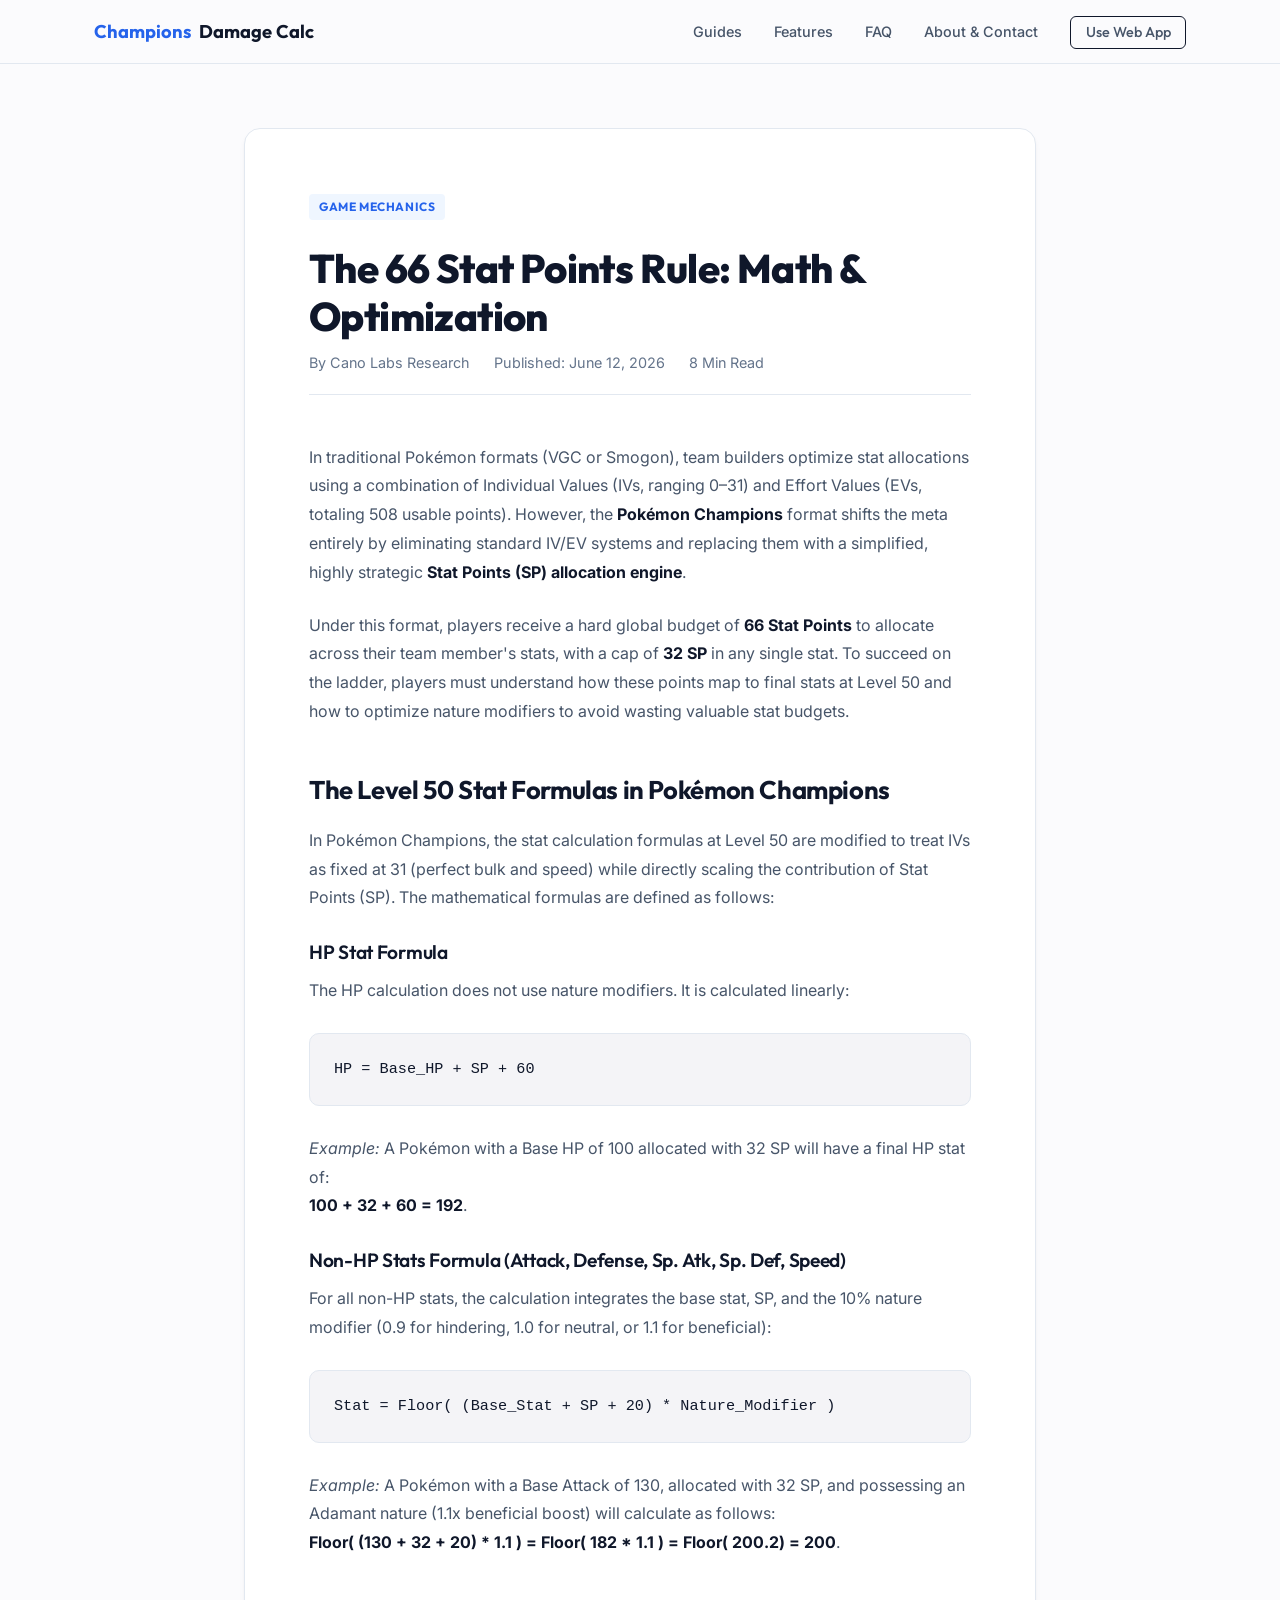
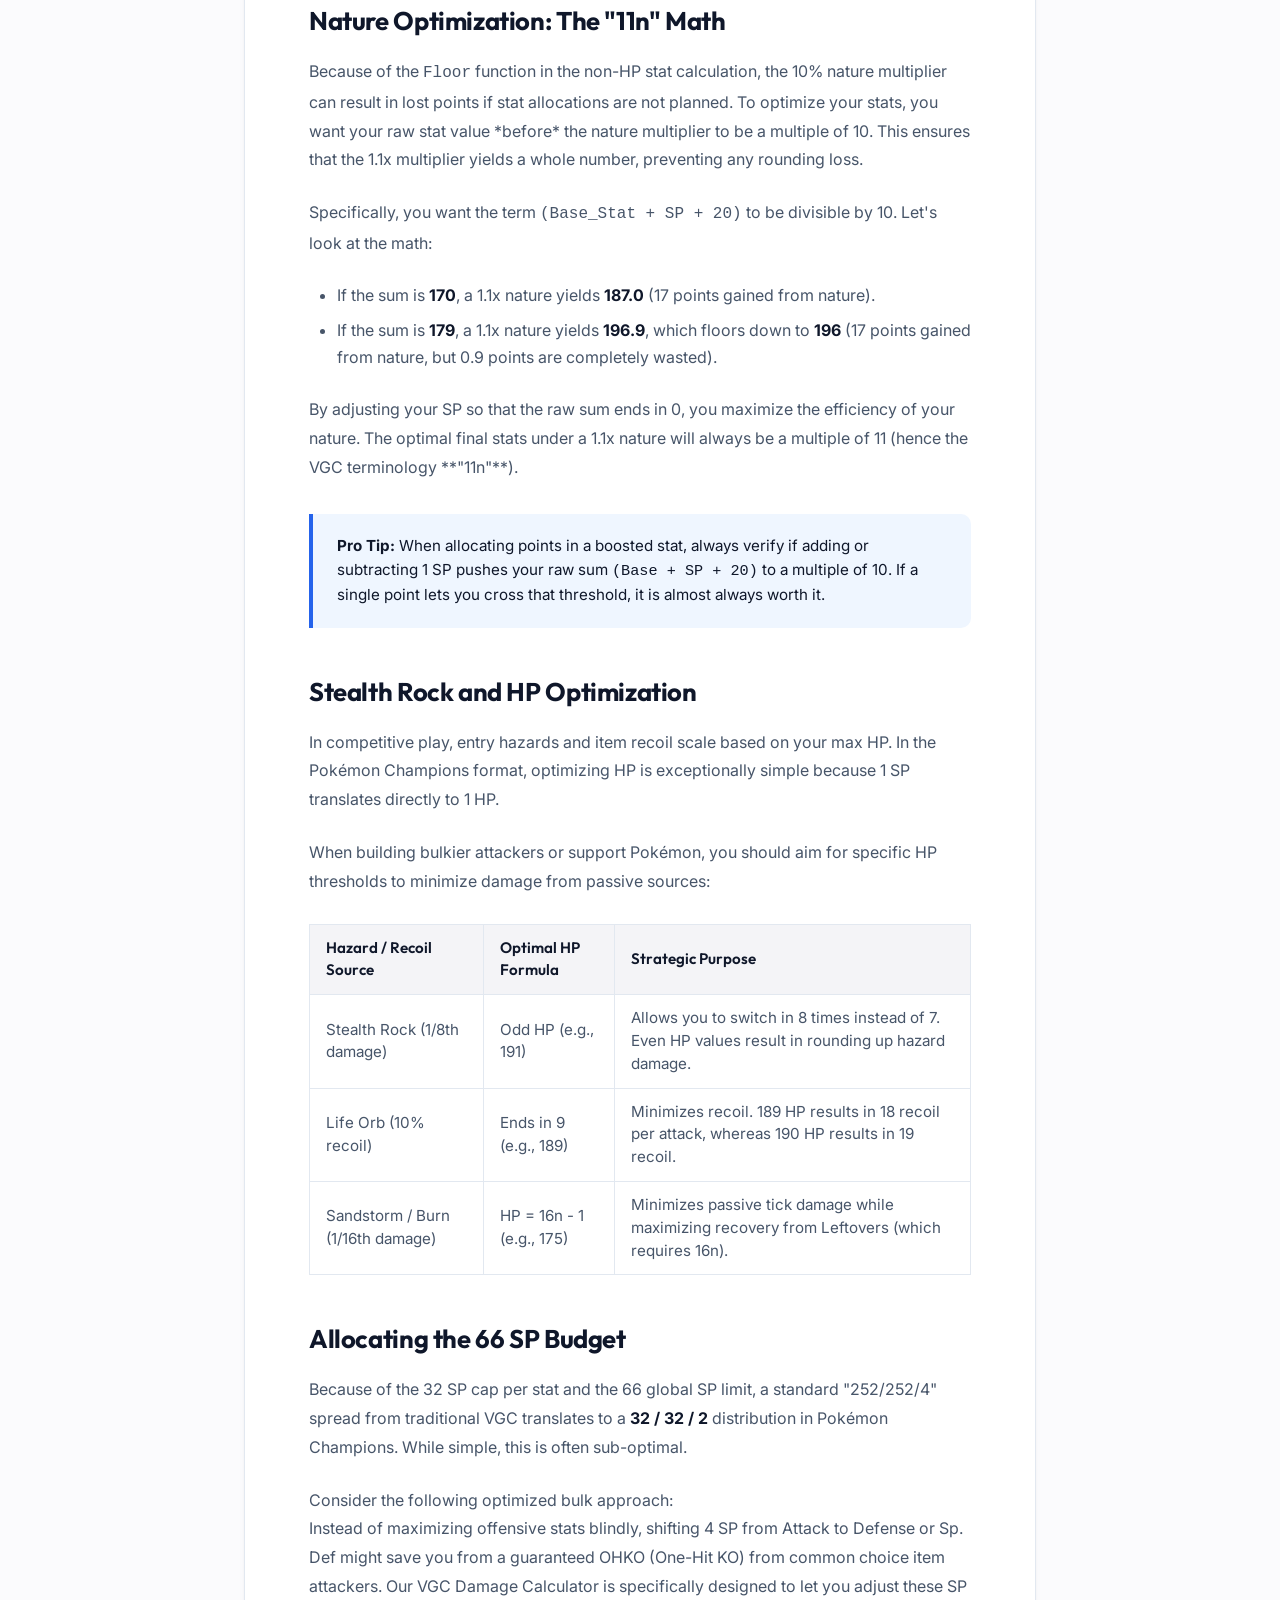
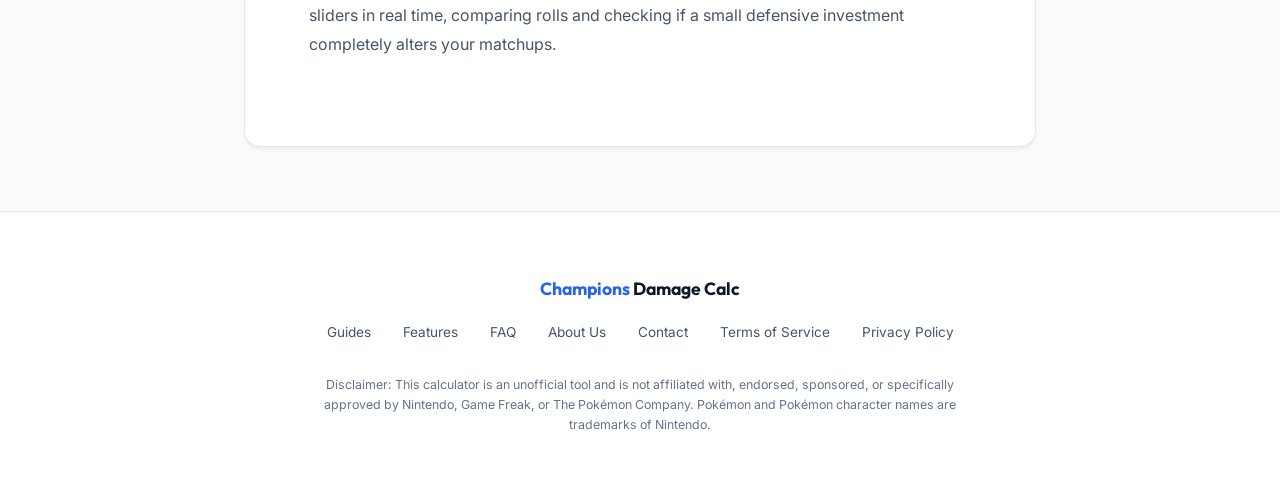
<file: guides/stat-points-guide/index.html>
<!DOCTYPE html>
<html lang="en">
<head>
  <meta charset="UTF-8">
  <meta name="viewport" content="width=device-width, initial-scale=1.0">
  <meta http-equiv="X-UA-Compatible" content="ie=edge">
  
  <!-- Primary SEO Metadata -->
  <title>The 66 Stat Points Rule: Math & Optimization - VGC Damage Calc</title>
  <meta name="description" content="An expert-level breakdown of the Pokémon Champions 66 Stat Points (SP) allocation engine. Optimize your stat distributions, nature boosts, and defensive bulk.">
  <meta name="keywords" content="Stat Points Pokémon Champions, SP calculation VGC, Level 50 stat formula, Pokémon VGC stat optimization, nature multipliers Pokémon">
  <meta name="author" content="thecano">
  <link rel="canonical" href="https://canolabs.dev/guides/stat-points-guide/">

  <!-- Open Graph / Facebook -->
  <meta property="og:type" content="article">
  <meta property="og:url" content="https://canolabs.dev/guides/stat-points-guide/">
  <meta property="og:title" content="The 66 Stat Points Rule: Math & Optimization - VGC Damage Calc">
  <meta property="og:description" content="An expert-level breakdown of the Pokémon Champions 66 Stat Points (SP) allocation engine. Optimize your stat distributions, nature boosts, and defensive bulk.">
  <meta property="og:image" content="https://canolabs.dev/assets/icon/icon.png">

  <!-- Twitter -->
  <meta property="twitter:card" content="summary_large_image">
  <meta property="twitter:url" content="https://canolabs.dev/guides/stat-points-guide/">
  <meta property="twitter:title" content="The 66 Stat Points Rule: Math & Optimization - VGC Damage Calc">
  <meta property="twitter:description" content="An expert-level breakdown of the Pokémon Champions 66 Stat Points (SP) allocation engine. Optimize your stat distributions, nature boosts, and defensive bulk.">
  <meta property="twitter:image" content="https://canolabs.dev/assets/icon/icon.png">

  <!-- Stylesheet & Favicon -->
  <link rel="stylesheet" href="../../styles.css">
  <link rel="icon" type="image/png" href="../../assets/icon/icon.png">

  <style>
    .article-container {
      max-width: 840px;
      margin: 4rem auto;
      padding: 0 1.5rem;
    }
    .article-card {
      background-color: var(--card-bg);
      border: 1px solid var(--card-border);
      border-radius: var(--radius-lg);
      padding: 4rem;
      box-shadow: 0 4px 6px -1px rgba(0, 0, 0, 0.05), 0 2px 4px -1px rgba(0, 0, 0, 0.025);
    }
    
    .article-tag {
      background-color: var(--color-primary-light);
      color: var(--color-primary);
      font-size: 0.75rem;
      font-weight: 700;
      text-transform: uppercase;
      letter-spacing: 0.05em;
      padding: 4px 10px;
      border-radius: 4px;
      margin-bottom: 1.5rem;
      display: inline-block;
      font-family: var(--font-display);
    }
    
    .article-card h1 {
      font-size: 2.5rem;
      color: var(--text-main);
      line-height: 1.2;
      margin-bottom: 0.75rem;
    }
    
    .article-meta {
      font-size: 0.9rem;
      color: var(--text-light);
      margin-bottom: 3rem;
      border-bottom: 1px solid var(--card-border);
      padding-bottom: 1.25rem;
      display: flex;
      gap: 1.5rem;
    }
    
    .article-body h2 {
      font-size: 1.6rem;
      margin-top: 3rem;
      margin-bottom: 1.25rem;
      color: var(--text-main);
      font-family: var(--font-display);
      font-weight: 700;
    }
    .article-body h3 {
      font-size: 1.2rem;
      margin-top: 1.75rem;
      margin-bottom: 0.75rem;
      color: var(--text-main);
      font-family: var(--font-display);
      font-weight: 600;
    }
    .article-body p {
      font-size: 1rem;
      color: var(--text-muted);
      line-height: 1.8;
      margin-bottom: 1.5rem;
    }
    .article-body ul, .article-body ol {
      margin-bottom: 1.5rem;
      padding-left: 1.75rem;
      color: var(--text-muted);
    }
    .article-body li {
      margin-bottom: 0.5rem;
      line-height: 1.7;
      font-size: 1rem;
    }
    .article-body strong {
      color: var(--text-main);
    }
    
    .math-block {
      background-color: var(--bg-secondary);
      border: 1px solid var(--card-border);
      border-radius: var(--radius-md);
      padding: 1.5rem;
      margin: 1.75rem 0;
      font-family: 'Courier New', Courier, monospace;
      font-size: 0.95rem;
      color: var(--text-main);
      overflow-x: auto;
      white-space: pre-wrap;
    }
    
    .example-table {
      width: 100%;
      border-collapse: collapse;
      margin: 1.75rem 0;
    }
    .example-table th, .example-table td {
      border: 1px solid var(--card-border);
      padding: 0.75rem 1rem;
      text-align: left;
      font-size: 0.95rem;
    }
    .example-table th {
      background-color: var(--bg-secondary);
      color: var(--text-main);
      font-family: var(--font-display);
      font-weight: 600;
    }
    .example-table td {
      color: var(--text-muted);
    }
    
    .note-box {
      border-left: 4px solid var(--color-primary);
      background-color: var(--color-primary-light);
      padding: 1.25rem 1.5rem;
      margin: 2rem 0;
      border-radius: 0 var(--radius-md) var(--radius-md) 0;
    }
    .note-box p {
      margin-bottom: 0;
      font-size: 0.95rem;
      color: var(--text-main);
      line-height: 1.6;
    }
    
    @media (max-width: 600px) {
      .article-container {
        margin: 2rem auto;
      }
      .article-card {
        padding: 2rem 1.5rem;
        border-radius: var(--radius-md);
      }
      .article-card h1 {
        font-size: 1.9rem;
      }
      .article-body h2 {
        font-size: 1.4rem;
        margin-top: 2.25rem;
      }
    }
  </style>
</head>
<body>

  <!-- NAVBAR -->
  <nav class="navbar">
    <div class="container navbar-container">
      <a href="../../" class="logo">
        <span class="logo-accent">Champions</span> Damage Calc
      </a>
      <ul class="nav-links">
        <li><a href="../../guides/">Guides</a></li>
        <li><a href="../../#features">Features</a></li>
        <li><a href="../../#faq">FAQ</a></li>
        <li><a href="../../#about-contact">About & Contact</a></li>
        <li><a href="https://calc.canolabs.dev/" class="btn-navbar">Use Web App</a></li>
      </ul>
    </div>
  </nav>

  <!-- ARTICLE CONTENT -->
  <main class="article-container">
    <article class="article-card">
      <span class="article-tag">Game Mechanics</span>
      <h1>The 66 Stat Points Rule: Math & Optimization</h1>
      
      <div class="article-meta">
        <span>By Cano Labs Research</span>
        <span>Published: June 12, 2026</span>
        <span>8 Min Read</span>
      </div>

      <div class="article-body">
        <p>
          In traditional Pokémon formats (VGC or Smogon), team builders optimize stat allocations using a combination of Individual Values (IVs, ranging 0–31) and Effort Values (EVs, totaling 508 usable points). However, the <strong>Pokémon Champions</strong> format shifts the meta entirely by eliminating standard IV/EV systems and replacing them with a simplified, highly strategic <strong>Stat Points (SP) allocation engine</strong>.
        </p>
        <p>
          Under this format, players receive a hard global budget of <strong>66 Stat Points</strong> to allocate across their team member's stats, with a cap of <strong>32 SP</strong> in any single stat. To succeed on the ladder, players must understand how these points map to final stats at Level 50 and how to optimize nature modifiers to avoid wasting valuable stat budgets.
        </p>

        <h2>The Level 50 Stat Formulas in Pokémon Champions</h2>
        <p>
          In Pokémon Champions, the stat calculation formulas at Level 50 are modified to treat IVs as fixed at 31 (perfect bulk and speed) while directly scaling the contribution of Stat Points (SP). The mathematical formulas are defined as follows:
        </p>

        <h3>HP Stat Formula</h3>
        <p>
          The HP calculation does not use nature modifiers. It is calculated linearly:
        </p>
        <div class="math-block">HP = Base_HP + SP + 60</div>
        <p>
          <em>Example:</em> A Pokémon with a Base HP of 100 allocated with 32 SP will have a final HP stat of:
          <br><strong>100 + 32 + 60 = 192</strong>.
        </p>

        <h3>Non-HP Stats Formula (Attack, Defense, Sp. Atk, Sp. Def, Speed)</h3>
        <p>
          For all non-HP stats, the calculation integrates the base stat, SP, and the 10% nature modifier (0.9 for hindering, 1.0 for neutral, or 1.1 for beneficial):
        </p>
        <div class="math-block">Stat = Floor( (Base_Stat + SP + 20) * Nature_Modifier )</div>
        <p>
          <em>Example:</em> A Pokémon with a Base Attack of 130, allocated with 32 SP, and possessing an Adamant nature (1.1x beneficial boost) will calculate as follows:
          <br><strong>Floor( (130 + 32 + 20) * 1.1 ) = Floor( 182 * 1.1 ) = Floor( 200.2) = 200</strong>.
        </p>

        <h2>Nature Optimization: The "11n" Math</h2>
        <p>
          Because of the <code>Floor</code> function in the non-HP stat calculation, the 10% nature multiplier can result in lost points if stat allocations are not planned. To optimize your stats, you want your raw stat value *before* the nature multiplier to be a multiple of 10. This ensures that the 1.1x multiplier yields a whole number, preventing any rounding loss.
        </p>
        <p>
          Specifically, you want the term <code>(Base_Stat + SP + 20)</code> to be divisible by 10. Let's look at the math:
        </p>
        <ul>
          <li>If the sum is <strong>170</strong>, a 1.1x nature yields <strong>187.0</strong> (17 points gained from nature).</li>
          <li>If the sum is <strong>179</strong>, a 1.1x nature yields <strong>196.9</strong>, which floors down to <strong>196</strong> (17 points gained from nature, but 0.9 points are completely wasted).</li>
        </ul>
        <p>
          By adjusting your SP so that the raw sum ends in 0, you maximize the efficiency of your nature. The optimal final stats under a 1.1x nature will always be a multiple of 11 (hence the VGC terminology **"11n"**).
        </p>

        <div class="note-box">
          <p><strong>Pro Tip:</strong> When allocating points in a boosted stat, always verify if adding or subtracting 1 SP pushes your raw sum <code>(Base + SP + 20)</code> to a multiple of 10. If a single point lets you cross that threshold, it is almost always worth it.</p>
        </div>

        <h2>Stealth Rock and HP Optimization</h2>
        <p>
          In competitive play, entry hazards and item recoil scale based on your max HP. In the Pokémon Champions format, optimizing HP is exceptionally simple because 1 SP translates directly to 1 HP. 
        </p>
        <p>
          When building bulkier attackers or support Pokémon, you should aim for specific HP thresholds to minimize damage from passive sources:
        </p>
        
        <table class="example-table">
          <thead>
            <tr>
              <th>Hazard / Recoil Source</th>
              <th>Optimal HP Formula</th>
              <th>Strategic Purpose</th>
            </tr>
          </thead>
          <tbody>
            <tr>
              <td>Stealth Rock (1/8th damage)</td>
              <td>Odd HP (e.g., 191)</td>
              <td>Allows you to switch in 8 times instead of 7. Even HP values result in rounding up hazard damage.</td>
            </tr>
            <tr>
              <td>Life Orb (10% recoil)</td>
              <td>Ends in 9 (e.g., 189)</td>
              <td>Minimizes recoil. 189 HP results in 18 recoil per attack, whereas 190 HP results in 19 recoil.</td>
            </tr>
            <tr>
              <td>Sandstorm / Burn (1/16th damage)</td>
              <td>HP = 16n - 1 (e.g., 175)</td>
              <td>Minimizes passive tick damage while maximizing recovery from Leftovers (which requires 16n).</td>
            </tr>
          </tbody>
        </table>

        <h2>Allocating the 66 SP Budget</h2>
        <p>
          Because of the 32 SP cap per stat and the 66 global SP limit, a standard "252/252/4" spread from traditional VGC translates to a <strong>32 / 32 / 2</strong> distribution in Pokémon Champions. While simple, this is often sub-optimal. 
        </p>
        <p>
          Consider the following optimized bulk approach:
          <br>Instead of maximizing offensive stats blindly, shifting 4 SP from Attack to Defense or Sp. Def might save you from a guaranteed OHKO (One-Hit KO) from common choice item attackers. Our VGC Damage Calculator is specifically designed to let you adjust these SP sliders in real time, comparing rolls and checking if a small defensive investment completely alters your matchups.
        </p>
      </div>
    </article>
  </main>

  <!-- FOOTER -->
  <footer class="footer">
    <div class="container">
      <div class="footer-logo">
        <span>Champions</span> Damage Calc
      </div>
      <ul class="footer-links">
        <li><a href="../../guides/">Guides</a></li>
        <li><a href="../../#features">Features</a></li>
        <li><a href="../../#faq">FAQ</a></li>
        <li><a href="../../about/">About Us</a></li>
        <li><a href="../../contact/">Contact</a></li>
        <li><a href="../../terms/">Terms of Service</a></li>
        <li><a href="../../privacy/">Privacy Policy</a></li>
      </ul>
      <p class="footer-disclaimer">
        Disclaimer: This calculator is an unofficial tool and is not affiliated with, endorsed, sponsored, or specifically approved by Nintendo, Game Freak, or The Pokémon Company. Pokémon and Pokémon character names are trademarks of Nintendo.
      </p>
    </div>
  </footer>

</body>
</html>
</file>
<file: styles.css>
/* ==========================================================================
   DESIGN SYSTEM & VARIABLES (LIGHT THEME)
   ========================================================================== */
@import url('https://fonts.googleapis.com/css2?family=Inter:wght@400;500;600&family=Outfit:wght@500;700;800&display=swap');

:root {
  /* Colors */
  --bg-primary: #fbfbfd;
  --bg-secondary: #f4f4f7;
  --card-bg: #ffffff;
  --card-border: #e2e8f0;
  
  --color-primary: #2563eb;      /* Cobalt Blue */
  --color-primary-light: #eff6ff;
  --color-primary-glow: rgba(37, 99, 235, 0.08);
  --color-accent: #e11d48;       /* Crimson Red */
  --color-accent-light: #fff1f2;
  
  --text-main: #0f172a;
  --text-muted: #475569;
  --text-light: #64748b;
  
  /* Typography */
  --font-display: 'Outfit', 'Inter', system-ui, -apple-system, sans-serif;
  --font-body: 'Inter', system-ui, -apple-system, sans-serif;
  
  /* Transitions */
  --transition-smooth: all 0.25s cubic-bezier(0.4, 0, 0.2, 1);
  --transition-fast: all 0.15s ease;
  
  /* Border Radius & Spacing */
  --radius-lg: 16px;
  --radius-md: 10px;
  --max-width: 1140px;
}

/* ==========================================================================
   RESET & BASE STYLES
   ========================================================================== */
* {
  box-sizing: border-box;
  margin: 0;
  padding: 0;
}

html {
  scroll-behavior: smooth;
}

body {
  background-color: var(--bg-primary);
  color: var(--text-main);
  font-family: var(--font-body);
  line-height: 1.5;
  -webkit-font-smoothing: antialiased;
}

/* ==========================================================================
   TYPOGRAPHY
   ========================================================================== */
h1, h2, h3 {
  font-family: var(--font-display);
  font-weight: 700;
  letter-spacing: -0.015em;
  line-height: 1.25;
}

h1 {
  font-size: clamp(2.2rem, 4.5vw, 3.4rem);
  font-weight: 800;
  color: var(--text-main);
}

h2 {
  font-size: clamp(1.6rem, 3.5vw, 2.2rem);
  margin-bottom: 2rem;
  color: var(--text-main);
}

h3 {
  font-size: 1.15rem;
  margin-bottom: 0.5rem;
  font-weight: 600;
}

p {
  color: var(--text-muted);
  font-size: 0.975rem;
}

/* ==========================================================================
   LAYOUTS & SECTIONS
   ========================================================================== */
.container {
  max-width: var(--max-width);
  margin: 0 auto;
  padding: 0 1.5rem;
}

.section {
  padding: 6rem 0;
}

/* ==========================================================================
   NAVBAR
   ========================================================================== */
.navbar {
  position: sticky;
  top: 0;
  width: 100%;
  background: rgba(251, 251, 253, 0.85);
  backdrop-filter: blur(12px);
  -webkit-backdrop-filter: blur(12px);
  border-bottom: 1px solid var(--card-border);
  z-index: 100;
  height: 64px;
  display: flex;
  align-items: center;
}

.navbar-container {
  display: flex;
  justify-content: space-between;
  align-items: center;
  width: 100%;
}

.logo {
  font-family: var(--font-display);
  font-weight: 700;
  font-size: 1.15rem;
  color: var(--text-main);
  text-decoration: none;
  display: flex;
  align-items: center;
  gap: 0.5rem;
}

.logo-accent {
  color: var(--color-primary);
}

.nav-links {
  display: flex;
  gap: 2rem;
  align-items: center;
  list-style: none;
}

.nav-links a {
  color: var(--text-muted);
  text-decoration: none;
  font-weight: 500;
  font-size: 0.9rem;
  transition: var(--transition-fast);
}

.nav-links a:hover {
  color: var(--color-primary);
}

/* ==========================================================================
   HERO SPLIT SECTION
   ========================================================================== */
.hero-split {
  padding-top: 5rem;
  padding-bottom: 5rem;
  display: grid;
  grid-template-columns: 1.1fr 0.9fr;
  align-items: center;
  gap: 4rem;
}

.hero-content {
  display: flex;
  flex-direction: column;
  align-items: flex-start;
}

.hero-title {
  margin-bottom: 1.25rem;
}

.hero-subtitle {
  font-size: 1.1rem;
  color: var(--text-muted);
  margin-bottom: 2.25rem;
  line-height: 1.6;
}

/* CTA Group */
.cta-group {
  display: flex;
  flex-wrap: wrap;
  align-items: center;
  gap: 1rem;
  width: 100%;
}

.cta-group .btn {
  height: 50px;
  padding: 0 1.6rem;
}

.store-badges {
  display: inline-flex;
  align-items: center;
  gap: 0.75rem;
}

.store-badge-link {
  display: inline-block;
  line-height: 0;
  transition: transform 0.2s ease, opacity 0.2s ease;
}

.store-badge-link:hover {
  transform: translateY(-2px);
  opacity: 0.95;
}

.store-badge-link img {
  width: auto;
  display: block;
}

.store-badge-link img.badge-apple {
  height: 50px;
}

.store-badge-link img.badge-google {
  height: 74px; /* Compensate for Google Play's large transparent vertical padding to match the 50px visual height */
}

.btn {
  display: inline-flex;
  align-items: center;
  justify-content: center;
  gap: 0.5rem;
  padding: 0.8rem 1.6rem;
  border-radius: var(--radius-md);
  font-family: var(--font-display);
  font-weight: 600;
  font-size: 0.95rem;
  cursor: pointer;
  text-decoration: none;
  transition: var(--transition-smooth);
  border: 1px solid transparent;
}

.btn-primary {
  background-color: #0f172a;
  color: #ffffff;
  box-shadow: 0 1px 2px rgba(0,0,0,0.05);
}

.btn-primary:hover {
  background-color: #1e293b;
  transform: translateY(-1px);
}

.btn-secondary {
  background-color: #ffffff;
  color: #0f172a;
  border-color: #cbd5e1;
  box-shadow: 0 1px 2px rgba(0,0,0,0.05);
}

.btn-secondary:hover {
  background-color: #f8fafc;
  border-color: #94a3b8;
  transform: translateY(-1px);
}

.btn-navbar {
  border: 1.5px solid #0f172a;
  color: #0f172a;
  background-color: transparent;
  padding: 0.4rem 0.9rem;
  font-size: 0.85rem;
  border-radius: 6px;
  font-weight: 600;
  text-decoration: none;
  font-family: var(--font-display);
  transition: var(--transition-fast);
}

.btn-navbar:hover {
  background-color: #0f172a;
  color: #ffffff;
}

.btn svg {
  width: 18px;
  height: 18px;
  fill: currentColor;
}

/* ==========================================================================
   APP INTERFACE MOCKUP (REAL SCREENSHOT IN PHONE WRAPPER)
   ========================================================================== */
.phone-mockup {
  position: relative;
  width: 100%;
  max-width: 290px;
  margin: 0 auto;
  border: 10px solid #0f172a;
  border-radius: 36px;
  box-shadow: 0 20px 40px -15px rgba(0,0,0,0.12), 0 15px 25px -10px rgba(0,0,0,0.08);
  overflow: hidden;
  background-color: #000000;
  justify-self: center;
  transition: var(--transition-smooth);
}

.phone-mockup:hover {
  transform: translateY(-4px) scale(1.01);
  box-shadow: 0 30px 50px -20px rgba(0,0,0,0.18);
}

.phone-mockup img {
  display: block;
  width: 100%;
  height: auto;
}

/* Secondary showcase screenshot card */
.screenshot-card {
  border: 1px solid var(--card-border);
  border-radius: var(--radius-lg);
  box-shadow: 0 10px 20px rgba(0, 0, 0, 0.03);
  overflow: hidden;
  background-color: #ffffff;
}

.screenshot-card img {
  display: block;
  width: 100%;
  height: auto;
}

/* ==========================================================================
   WALKTHROUGH FEATURE SHOWCASE (ASYMMETRIC)
   ========================================================================== */
.feature-showcase {
  background-color: #ffffff;
  border-top: 1px solid var(--card-border);
  border-bottom: 1px solid var(--card-border);
  padding: 7rem 0;
}

.showcase-row {
  display: grid;
  grid-template-columns: 1fr 1.2fr;
  gap: 5rem;
  align-items: center;
  margin-bottom: 6rem;
}

.showcase-row:nth-child(even) {
  grid-template-columns: 1.2fr 1fr;
}

.showcase-row:last-child {
  margin-bottom: 0;
}

.showcase-content {
  display: flex;
  flex-direction: column;
  justify-content: center;
}

.showcase-label {
  color: var(--color-primary);
  font-weight: 600;
  text-transform: uppercase;
  font-size: 0.75rem;
  letter-spacing: 0.05em;
  margin-bottom: 0.5rem;
}

.showcase-desc {
  font-size: 1rem;
  margin-top: 1rem;
  line-height: 1.6;
}

/* Asymmetric details display */
.showcase-visual {
  background-color: var(--bg-secondary);
  border: 1px solid var(--card-border);
  border-radius: var(--radius-lg);
  padding: 2.5rem;
  display: flex;
  flex-direction: column;
  justify-content: center;
  min-height: 250px;
}

.showcase-row:nth-child(even) .showcase-visual {
  grid-column: 1;
}

.showcase-row:nth-child(even) .showcase-content {
  grid-column: 2;
  grid-row: 1;
}

/* Flat SP engine list mockup */
.stat-points-list {
  display: flex;
  flex-direction: column;
  gap: 0.75rem;
}

.stat-item {
  display: flex;
  justify-content: space-between;
  align-items: center;
  background-color: #ffffff;
  padding: 0.6rem 1rem;
  border-radius: var(--radius-md);
  border: 1px solid var(--card-border);
}

.stat-label {
  font-weight: 600;
  color: var(--text-main);
}

.stat-points-display {
  display: flex;
  gap: 0.5rem;
  align-items: center;
}

.stat-value {
  font-weight: 700;
  color: var(--color-primary);
}

.stat-point-tag {
  background-color: var(--bg-secondary);
  padding: 2px 6px;
  border-radius: 4px;
  font-size: 0.75rem;
  color: var(--text-light);
}

/* Grid for smaller feature items */
.grid-features {
  display: grid;
  grid-template-columns: repeat(2, 1fr);
  gap: 1.5rem;
}

.grid-feature-item {
  background-color: #ffffff;
  border: 1px solid var(--card-border);
  border-radius: var(--radius-md);
  padding: 1.25rem;
}

.grid-feature-item h4 {
  font-size: 0.95rem;
  font-weight: 600;
  color: var(--text-main);
  margin-bottom: 0.5rem;
}

.grid-feature-item p {
  font-size: 0.85rem;
  line-height: 1.5;
}

/* ==========================================================================
   MINIMAL DOCS-STYLE FAQ SECTION
   ========================================================================== */
.faq-docs {
  background-color: var(--bg-primary);
}

.faq-docs-container {
  max-width: 800px;
  margin: 0 auto;
}

.faq-docs-header {
  text-align: center;
  margin-bottom: 3.5rem;
}

.faq-docs-list {
  display: flex;
  flex-direction: column;
  gap: 2rem;
}

.faq-docs-item {
  border-bottom: 1px solid var(--card-border);
  padding-bottom: 2rem;
}

.faq-docs-item:last-child {
  border-bottom: none;
}

.faq-docs-question {
  font-family: var(--font-display);
  font-size: 1.2rem;
  font-weight: 700;
  color: var(--text-main);
  margin-bottom: 0.75rem;
}

.faq-docs-answer {
  color: var(--text-muted);
  font-size: 0.95rem;
  line-height: 1.6;
}

/* ==========================================================================
   FOOTER
   ========================================================================== */
.footer {
  background-color: #ffffff;
  border-top: 1px solid var(--card-border);
  padding: 4rem 0 3rem;
  text-align: center;
}

.footer-logo {
  font-family: var(--font-display);
  font-weight: 700;
  font-size: 1.1rem;
  color: var(--text-main);
  margin-bottom: 1rem;
}

.footer-logo span {
  color: var(--color-primary);
}

.footer-links {
  display: flex;
  justify-content: center;
  gap: 2rem;
  margin-bottom: 2rem;
  list-style: none;
}

.footer-links a {
  color: var(--text-muted);
  text-decoration: none;
  font-size: 0.85rem;
}

.footer-links a:hover {
  color: var(--color-primary);
}

.footer-disclaimer {
  max-width: 680px;
  margin: 0 auto;
  font-size: 0.775rem;
  color: var(--text-light);
  line-height: 1.6;
}

/* ==========================================================================
   MEDIA QUERIES (RESPONSIVENESS)
   ========================================================================== */
@media (max-width: 900px) {
  .hero-split {
    grid-template-columns: 1fr;
    text-align: center;
    gap: 3rem;
    padding-top: 3rem;
  }
  
  .hero-content {
    align-items: center;
  }
  
  .cta-group {
    justify-content: center;
  }
  
  .store-badges {
    justify-content: center;
    width: 100%;
  }
  
  .showcase-row,
  .showcase-row:nth-child(even) {
    grid-template-columns: 1fr;
    gap: 2rem;
    margin-bottom: 4rem;
  }
  
  .showcase-row:nth-child(even) .showcase-visual {
    grid-column: 1;
    grid-row: auto;
  }
  
  .showcase-row:nth-child(even) .showcase-content {
    grid-column: 1;
    grid-row: auto;
  }
}

@media (max-width: 500px) {
  .section {
    padding: 4rem 0;
  }
  
  .cta-group {
    flex-direction: column;
    align-items: stretch;
  }
  
  .btn {
    width: 100%;
  }
  
  .grid-features {
    grid-template-columns: 1fr;
  }
  
  .showcase-visual {
    padding: 1.25rem;
  }
  
  .navbar-container {
    justify-content: center;
  }
  
  .nav-links {
    display: none;
  }
}



.nowrap {
  white-space: nowrap;
}

/* ==========================================================================
   ABOUT & CONTACT SECTION
   ========================================================================== */
.about-contact-section {
  background-color: var(--bg-secondary);
  border-top: 1px solid var(--card-border);
  padding: 6rem 0;
}

.about-contact-grid {
  display: grid;
  grid-template-columns: 1.1fr 0.9fr;
  gap: 4rem;
  align-items: stretch;
}

.about-card, .contact-card {
  background-color: var(--card-bg);
  border: 1px solid var(--card-border);
  border-radius: var(--radius-lg);
  padding: 3rem;
  box-shadow: 0 4px 6px -1px rgba(0, 0, 0, 0.02), 0 2px 4px -1px rgba(0, 0, 0, 0.01);
  display: flex;
  flex-direction: column;
  justify-content: space-between;
}

.about-contact-section h2 {
  margin-bottom: 1.5rem;
  font-size: 2rem;
  color: var(--text-main);
}

.about-contact-section p {
  line-height: 1.65;
  color: var(--text-muted);
  font-size: 0.975rem;
  margin-bottom: 1.5rem;
}

.about-contact-section p:last-child {
  margin-bottom: 0;
}

.contact-email-wrapper {
  margin-top: auto;
}

.contact-email-box {
  display: inline-flex;
  align-items: center;
  gap: 0.75rem;
  background-color: var(--bg-primary);
  padding: 0.8rem 1.2rem;
  border-radius: var(--radius-md);
  border: 1px solid var(--card-border);
  font-size: 0.95rem;
  color: var(--text-main);
  text-decoration: none;
  font-weight: 500;
  transition: var(--transition-fast);
}

.contact-email-box:hover {
  border-color: var(--color-primary);
  color: var(--color-primary);
  background-color: var(--color-primary-light);
}

.contact-email-icon {
  color: var(--color-primary);
  display: flex;
  align-items: center;
}

@media (max-width: 900px) {
  .about-contact-grid {
    grid-template-columns: 1fr;
    gap: 2.5rem;
  }
  
  .about-card, .contact-card {
    padding: 2rem;
  }
}
</file>
